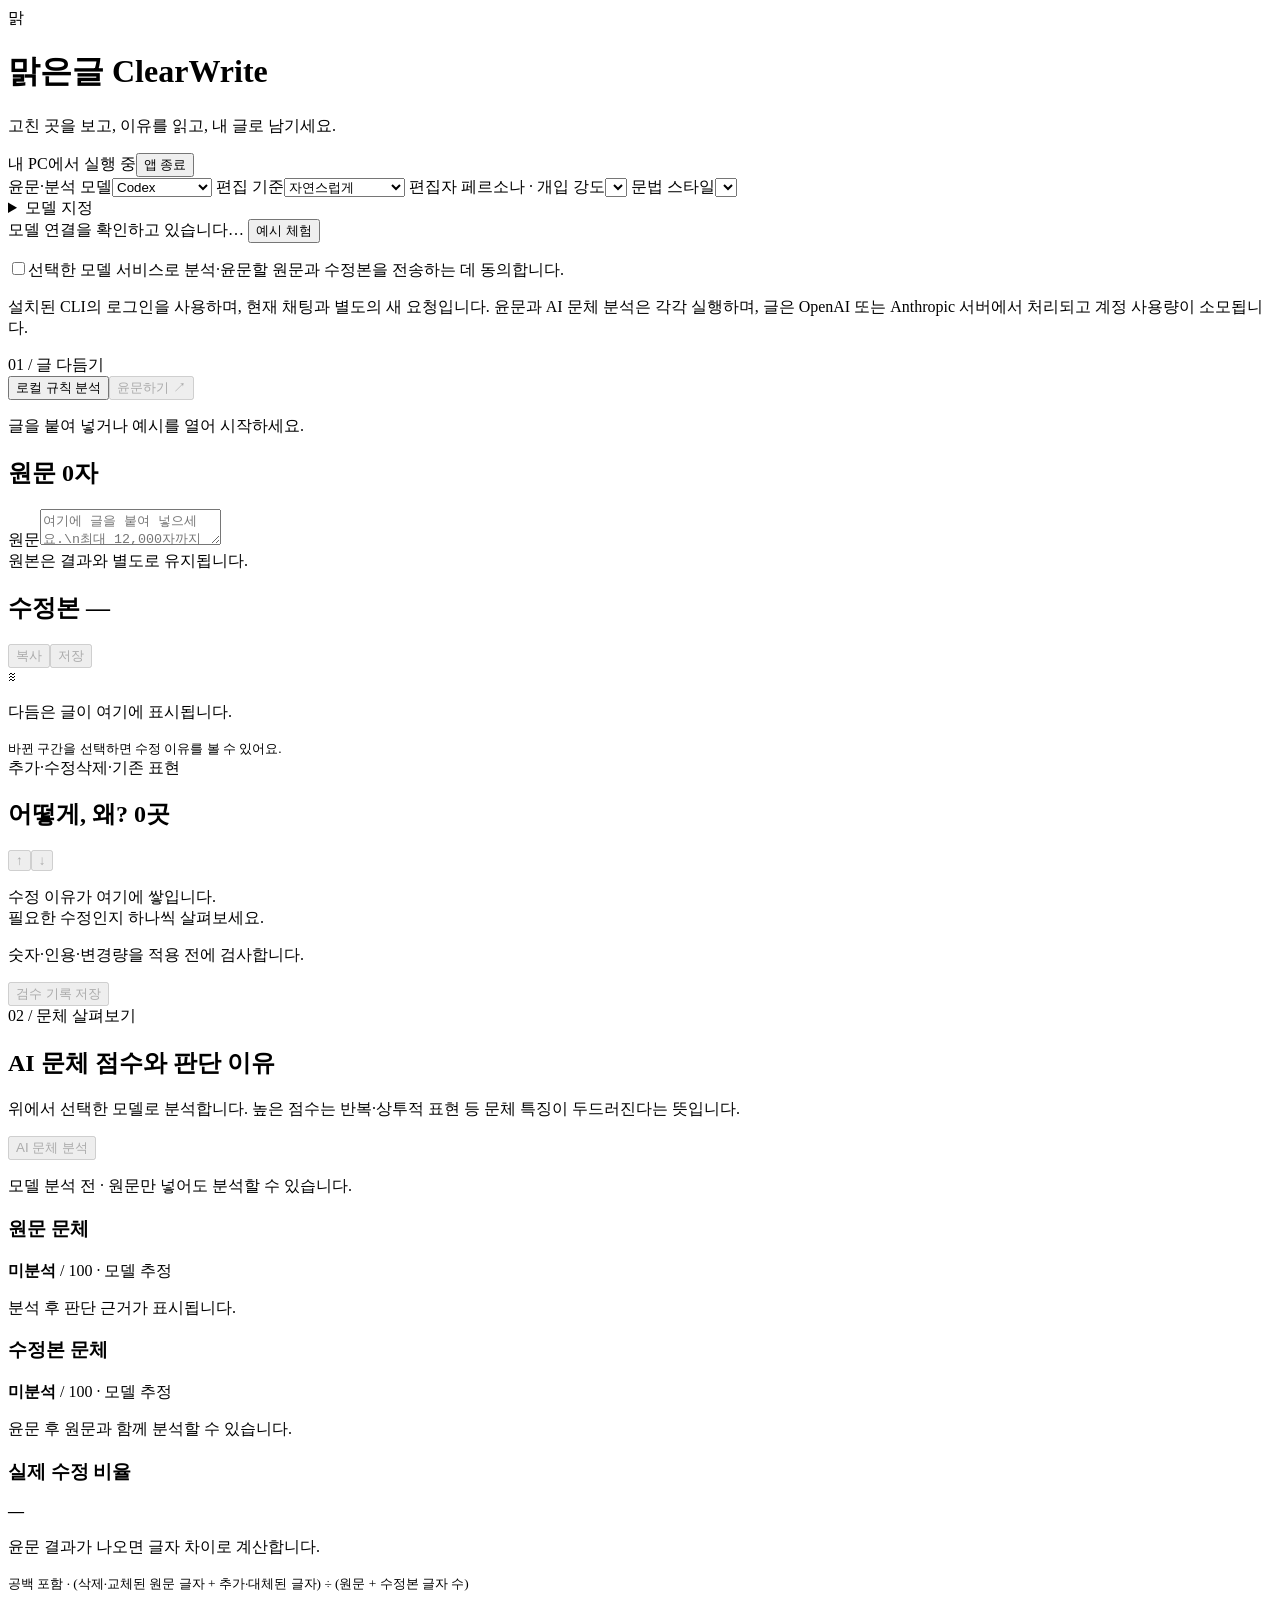
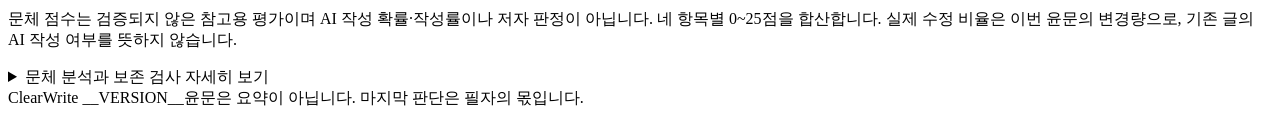
<file: src/clearwrite/web/index.html>
<!doctype html>
<html lang="ko"><head><meta charset="utf-8"><meta name="viewport" content="width=device-width,initial-scale=1">
<meta name="clearwrite-token" content="__TOKEN__"><title>ClearWrite · 맑은글</title>
<style nonce="__NONCE__">__STYLE__</style></head>
<body><div class="app-shell">
<header class="app-header"><div class="brand"><span class="brand-mark" aria-hidden="true">맑</span><div><h1>맑은글 <span>ClearWrite</span></h1><p>고친 곳을 보고, 이유를 읽고, 내 글로 남기세요.</p></div></div><div class="header-actions"><span class="local-badge">내 PC에서 실행 중</span><button id="shutdown" class="quiet">앱 종료</button></div></header>
<main>
<section class="toolbar" aria-label="윤문 설정">
<label class="field">윤문·분석 모델<select id="backend"><option value="codex">Codex</option><option value="claude">Claude Code</option></select></label>
<label class="field">편집 기준<select id="mode"><option value="personal">자연스럽게</option><option value="publish">필자의 말투 유지</option><option value="technical">기술 문서</option><option value="preserve">원문 보존</option></select></label>
<label class="field">편집자 페르소나 · 개입 강도<select id="persona" aria-describedby="persona-summary">__PERSONA_OPTIONS__</select></label>
<label class="field">문법 스타일<select id="style" aria-describedby="persona-summary">__STYLE_OPTIONS__</select></label>
<details class="model-setting"><summary>모델 지정</summary><label class="field">모델 이름 <input id="model" maxlength="120" placeholder="비우면 CLI 기본 모델" aria-label="모델 이름"></label></details>
<span id="connection" class="connection" role="status">모델 연결을 확인하고 있습니다…</span>
<button id="example" class="secondary">예시 체험</button>
</section>
<p id="persona-summary" class="persona-summary" aria-live="polite"></p>
<div id="permission" class="permission"><label class="check"><input id="model-consent" type="checkbox"><span>선택한 모델 서비스로 분석·윤문할 원문과 수정본을 전송하는 데 동의합니다.</span></label><p>설치된 CLI의 로그인을 사용하며, 현재 채팅과 별도의 새 요청입니다. 윤문과 AI 문체 분석은 각각 실행하며, 글은 OpenAI 또는 Anthropic 서버에서 처리되고 계정 사용량이 소모됩니다.</p></div>
<div class="workbar"><div><span class="step-label">01 / 글 다듬기</span><span id="demo-badge" class="demo-badge" hidden>예시 · 저장된 편집안 · 모델 요청 없음</span></div><div class="run-actions"><button id="analyze" class="quiet">로컬 규칙 분석</button><button id="cancel" class="secondary" hidden>요청 취소</button><button id="rewrite" class="primary" disabled>윤문하기 <span aria-hidden="true">↗</span></button></div></div>
<p id="status" class="status" role="status" aria-live="polite">글을 붙여 넣거나 예시를 열어 시작하세요.</p>
<section class="workspace" aria-label="원문과 수정본 비교">
<section class="pane input-pane" aria-labelledby="input-title"><div class="pane-head"><h2 id="input-title">원문 <span id="input-count">0자</span></h2><button id="edit-toggle" class="small quiet" hidden>원문 편집</button></div><label class="sr-only" for="input">원문</label><textarea id="input" maxlength="12000" placeholder="여기에 글을 붙여 넣으세요.\n최대 12,000자까지 다듬을 수 있습니다." spellcheck="false"></textarea><div id="original-diff" class="prose" role="region" aria-label="원문 변경 표시" hidden></div><div class="pane-foot"><span>원본은 결과와 별도로 유지됩니다.</span></div></section>
<section class="pane result-pane" aria-labelledby="result-title"><div class="pane-head"><h2 id="result-title">수정본 <span id="result-count">—</span></h2><div class="inline-actions"><button id="copy" class="small quiet" disabled>복사</button><button id="save-text" class="small quiet" disabled>저장</button></div></div><div id="result" class="prose" role="region" aria-label="수정본"><div class="empty-state"><span class="paper-lines" aria-hidden="true">≋</span><p>다듬은 글이 여기에 표시됩니다.</p><small>바뀐 구간을 선택하면 수정 이유를 볼 수 있어요.</small></div></div><div class="pane-foot legend"><span><i class="swatch added"></i>추가·수정</span><span><i class="swatch removed"></i>삭제·기존 표현</span></div></section>
<aside class="changes-pane" aria-labelledby="changes-title"><div class="pane-head"><h2 id="changes-title">어떻게, 왜? <span id="change-count">0곳</span></h2><div class="inline-actions"><button id="previous-change" class="small quiet arrow" aria-label="이전 수정" disabled>↑</button><button id="next-change" class="small quiet arrow" aria-label="다음 수정" disabled>↓</button></div></div><div id="changes" class="changes-list"><p class="empty-reasons">수정 이유가 여기에 쌓입니다.<br>필요한 수정인지 하나씩 살펴보세요.</p></div></aside>
</section>
<div class="verification-strip"><p id="verification">숫자·인용·변경량을 적용 전에 검사합니다.</p><button id="save-report" class="quiet" disabled title="원문과 수정본이 포함된 JSON을 저장합니다">검수 기록 저장</button></div>
<section class="style-review" aria-labelledby="style-title">
<div class="style-heading"><div><span class="step-label">02 / 문체 살펴보기</span><h2 id="style-title">AI 문체 점수와 판단 이유</h2><p>위에서 선택한 모델로 분석합니다. 높은 점수는 반복·상투적 표현 등 문체 특징이 두드러진다는 뜻입니다.</p></div><button id="style-analyze" class="secondary" disabled>AI 문체 분석</button></div>
<p id="style-status" class="style-status" role="status" aria-live="polite">모델 분석 전 · 원문만 넣어도 분석할 수 있습니다.</p>
<div class="style-metrics">
<article class="style-card" aria-label="원문 문체 평가"><h3>원문 문체</h3><strong id="ai-before">미분석</strong><span class="score-scale"> / 100 · 모델 추정</span><p id="ai-before-detail">분석 후 판단 근거가 표시됩니다.</p><div id="style-before-reasons" class="style-reasons"></div></article>
<article class="style-card" aria-label="수정본 문체 평가"><h3>수정본 문체</h3><strong id="ai-after">미분석</strong><span class="score-scale"> / 100 · 모델 추정</span><p id="ai-after-detail">윤문 후 원문과 함께 분석할 수 있습니다.</p><div id="style-after-reasons" class="style-reasons"></div></article>
<article class="style-card change-metric" aria-label="실제 수정 비율"><h3>실제 수정 비율</h3><strong id="change-rate">—</strong><p id="change-rate-detail">윤문 결과가 나오면 글자 차이로 계산합니다.</p><small>공백 포함 · (삭제·교체된 원문 글자 + 추가·대체된 글자) ÷ (원문 + 수정본 글자 수)</small></article>
</div><p class="style-note">문체 점수는 검증되지 않은 참고용 평가이며 AI 작성 확률·작성률이나 저자 판정이 아닙니다. 네 항목별 0~25점을 합산합니다. 실제 수정 비율은 이번 윤문의 변경량으로, 기존 글의 AI 작성 여부를 뜻하지 않습니다.</p>
</section>
<details class="analysis-details"><summary>문체 분석과 보존 검사 자세히 보기</summary><p id="analysis-summary">문체 분석만 실행하면 모델 요청 없이 로컬 규칙으로 편집 후보를 확인합니다.</p><pre id="details"></pre></details>
</main><footer><span>ClearWrite __VERSION__</span><span>윤문은 요약이 아닙니다. 마지막 판단은 필자의 몫입니다.</span></footer>
</div><script nonce="__NONCE__">__SCRIPT__</script></body></html>
</file>
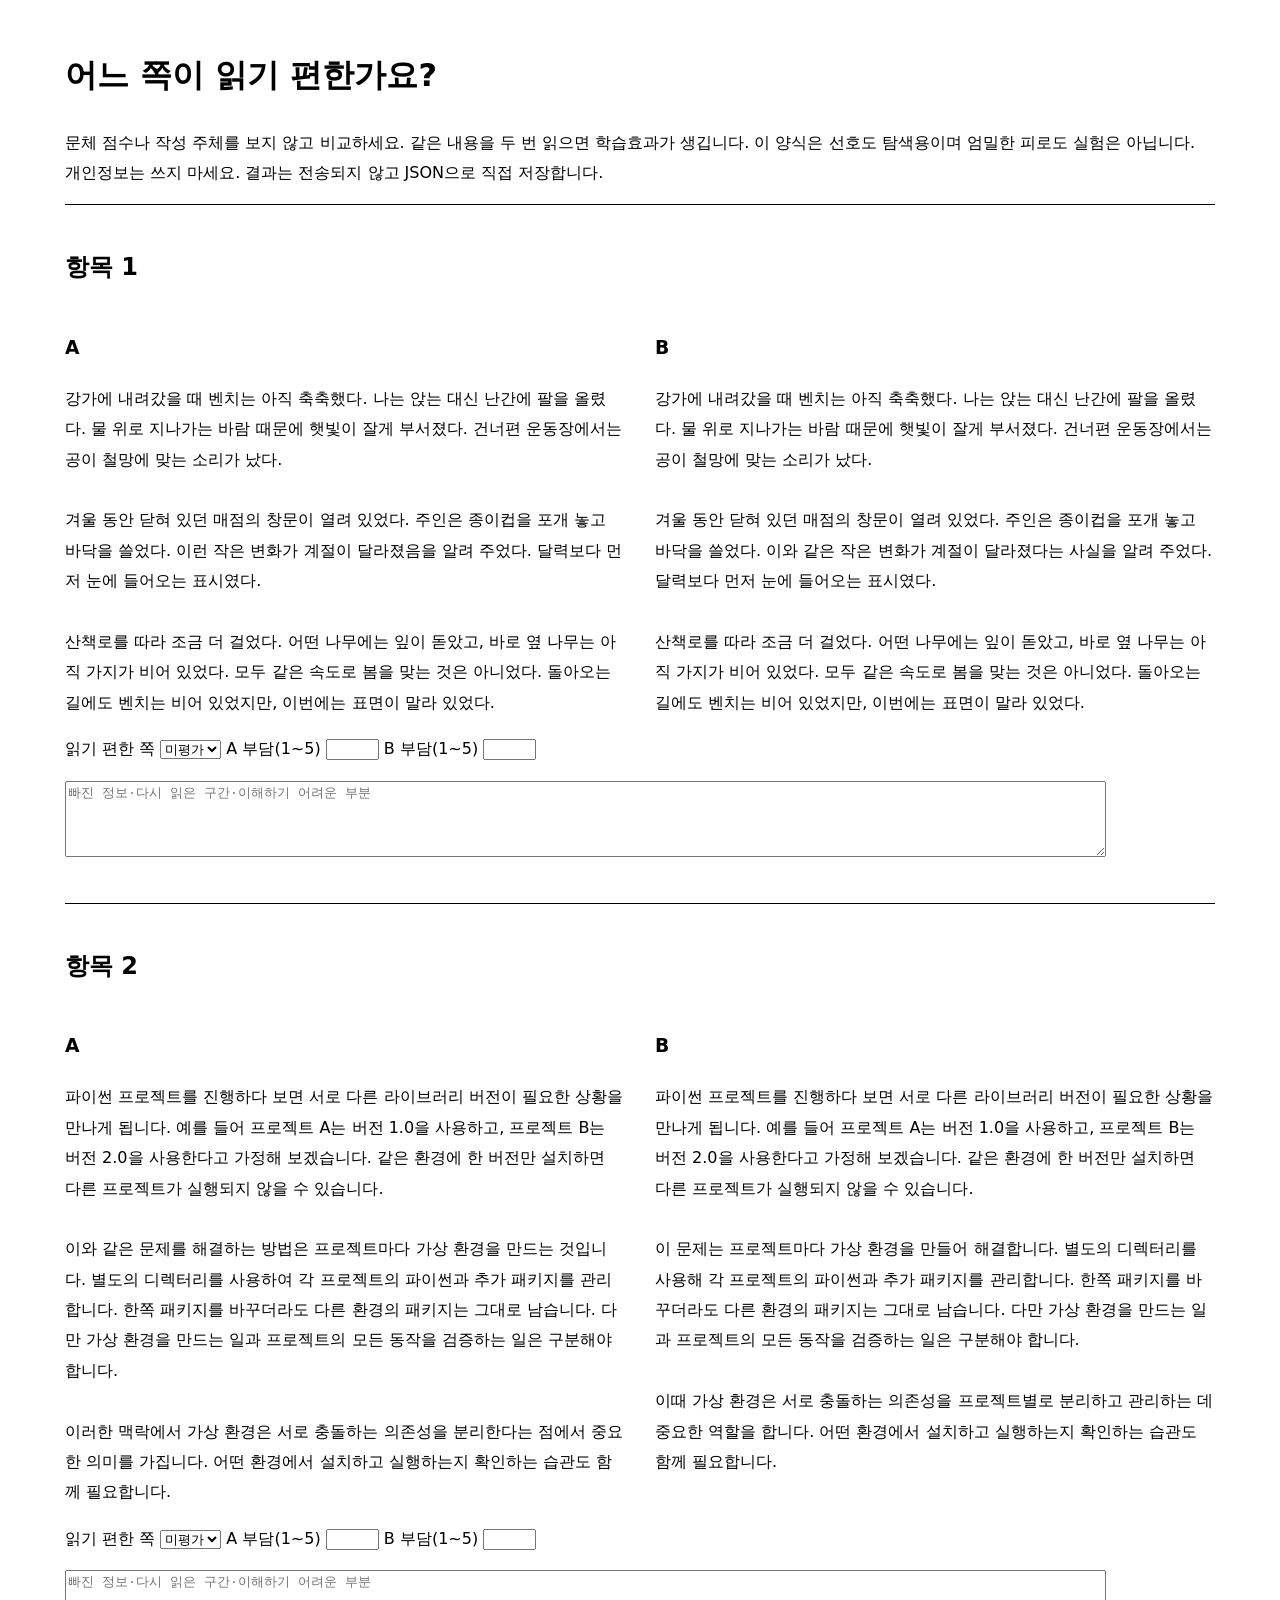
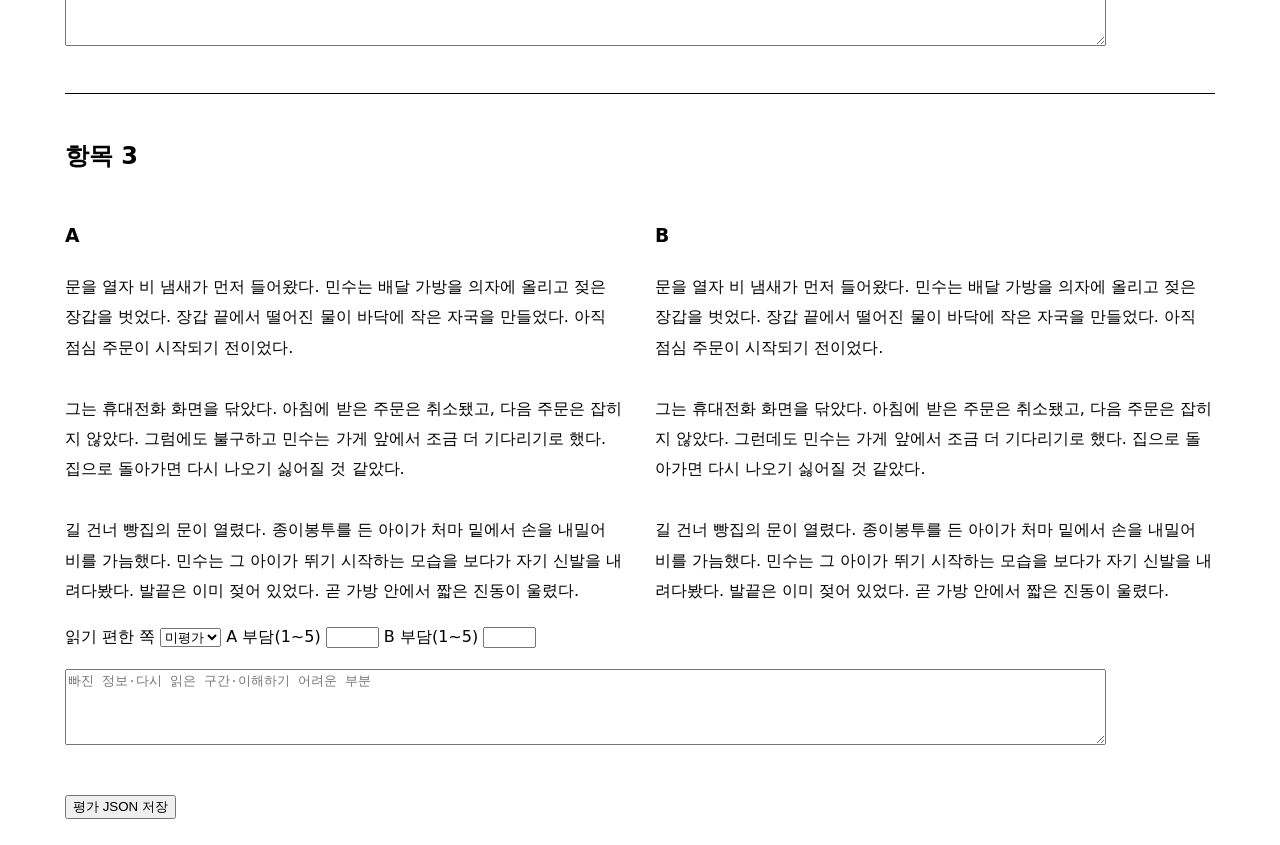
<file: reports/demo/blind-review.html>
<!doctype html><html lang="ko"><meta charset="utf-8"><meta name="viewport" content="width=device-width,initial-scale=1"><title>ClearWrite 읽기 비교</title><style>body{max-width:1150px;margin:auto;padding:24px;font:16px/1.9 system-ui}.pair{display:grid;grid-template-columns:1fr 1fr;gap:30px}pre{font:inherit;white-space:pre-wrap}article{border-top:1px solid;padding:20px 0}input{width:45px}textarea{width:90%;height:70px}@media(max-width:700px){.pair{grid-template-columns:1fr}}</style><h1>어느 쪽이 읽기 편한가요?</h1><p>문체 점수나 작성 주체를 보지 않고 비교하세요. 같은 내용을 두 번 읽으면 학습효과가 생깁니다. 이 양식은 선호도 탐색용이며 엄밀한 피로도 실험은 아닙니다. 개인정보는 쓰지 마세요. 결과는 전송되지 않고 JSON으로 직접 저장합니다.</p><article data-item="1"><h2>항목 1</h2><div class="pair"><section><h3>A</h3><pre>강가에 내려갔을 때 벤치는 아직 축축했다. 나는 앉는 대신 난간에 팔을 올렸다. 물 위로 지나가는 바람 때문에 햇빛이 잘게 부서졌다. 건너편 운동장에서는 공이 철망에 맞는 소리가 났다.

겨울 동안 닫혀 있던 매점의 창문이 열려 있었다. 주인은 종이컵을 포개 놓고 바닥을 쓸었다. 이런 작은 변화가 계절이 달라졌음을 알려 주었다. 달력보다 먼저 눈에 들어오는 표시였다.

산책로를 따라 조금 더 걸었다. 어떤 나무에는 잎이 돋았고, 바로 옆 나무는 아직 가지가 비어 있었다. 모두 같은 속도로 봄을 맞는 것은 아니었다. 돌아오는 길에도 벤치는 비어 있었지만, 이번에는 표면이 말라 있었다.</pre></section><section><h3>B</h3><pre>강가에 내려갔을 때 벤치는 아직 축축했다. 나는 앉는 대신 난간에 팔을 올렸다. 물 위로 지나가는 바람 때문에 햇빛이 잘게 부서졌다. 건너편 운동장에서는 공이 철망에 맞는 소리가 났다.

겨울 동안 닫혀 있던 매점의 창문이 열려 있었다. 주인은 종이컵을 포개 놓고 바닥을 쓸었다. 이와 같은 작은 변화가 계절이 달라졌다는 사실을 알려 주었다. 달력보다 먼저 눈에 들어오는 표시였다.

산책로를 따라 조금 더 걸었다. 어떤 나무에는 잎이 돋았고, 바로 옆 나무는 아직 가지가 비어 있었다. 모두 같은 속도로 봄을 맞는 것은 아니었다. 돌아오는 길에도 벤치는 비어 있었지만, 이번에는 표면이 말라 있었다.</pre></section></div><label>읽기 편한 쪽 <select class="preference"><option value="">미평가</option>A</option><option>B</option><option>비슷함</option></select></label> <label>A 부담(1~5) <input class="burden-a" type="number" min="1" max="5"></label> <label>B 부담(1~5) <input class="burden-b" type="number" min="1" max="5"></label><p><textarea class="note" placeholder="빠진 정보·다시 읽은 구간·이해하기 어려운 부분"></textarea></p></article><article data-item="2"><h2>항목 2</h2><div class="pair"><section><h3>A</h3><pre>파이썬 프로젝트를 진행하다 보면 서로 다른 라이브러리 버전이 필요한 상황을 만나게 됩니다. 예를 들어 프로젝트 A는 버전 1.0을 사용하고, 프로젝트 B는 버전 2.0을 사용한다고 가정해 보겠습니다. 같은 환경에 한 버전만 설치하면 다른 프로젝트가 실행되지 않을 수 있습니다.

이와 같은 문제를 해결하는 방법은 프로젝트마다 가상 환경을 만드는 것입니다. 별도의 디렉터리를 사용하여 각 프로젝트의 파이썬과 추가 패키지를 관리합니다. 한쪽 패키지를 바꾸더라도 다른 환경의 패키지는 그대로 남습니다. 다만 가상 환경을 만드는 일과 프로젝트의 모든 동작을 검증하는 일은 구분해야 합니다.

이러한 맥락에서 가상 환경은 서로 충돌하는 의존성을 분리한다는 점에서 중요한 의미를 가집니다. 어떤 환경에서 설치하고 실행하는지 확인하는 습관도 함께 필요합니다.</pre></section><section><h3>B</h3><pre>파이썬 프로젝트를 진행하다 보면 서로 다른 라이브러리 버전이 필요한 상황을 만나게 됩니다. 예를 들어 프로젝트 A는 버전 1.0을 사용하고, 프로젝트 B는 버전 2.0을 사용한다고 가정해 보겠습니다. 같은 환경에 한 버전만 설치하면 다른 프로젝트가 실행되지 않을 수 있습니다.

이 문제는 프로젝트마다 가상 환경을 만들어 해결합니다. 별도의 디렉터리를 사용해 각 프로젝트의 파이썬과 추가 패키지를 관리합니다. 한쪽 패키지를 바꾸더라도 다른 환경의 패키지는 그대로 남습니다. 다만 가상 환경을 만드는 일과 프로젝트의 모든 동작을 검증하는 일은 구분해야 합니다.

이때 가상 환경은 서로 충돌하는 의존성을 프로젝트별로 분리하고 관리하는 데 중요한 역할을 합니다. 어떤 환경에서 설치하고 실행하는지 확인하는 습관도 함께 필요합니다.</pre></section></div><label>읽기 편한 쪽 <select class="preference"><option value="">미평가</option>A</option><option>B</option><option>비슷함</option></select></label> <label>A 부담(1~5) <input class="burden-a" type="number" min="1" max="5"></label> <label>B 부담(1~5) <input class="burden-b" type="number" min="1" max="5"></label><p><textarea class="note" placeholder="빠진 정보·다시 읽은 구간·이해하기 어려운 부분"></textarea></p></article><article data-item="3"><h2>항목 3</h2><div class="pair"><section><h3>A</h3><pre>문을 열자 비 냄새가 먼저 들어왔다. 민수는 배달 가방을 의자에 올리고 젖은 장갑을 벗었다. 장갑 끝에서 떨어진 물이 바닥에 작은 자국을 만들었다. 아직 점심 주문이 시작되기 전이었다.

그는 휴대전화 화면을 닦았다. 아침에 받은 주문은 취소됐고, 다음 주문은 잡히지 않았다. 그럼에도 불구하고 민수는 가게 앞에서 조금 더 기다리기로 했다. 집으로 돌아가면 다시 나오기 싫어질 것 같았다.

길 건너 빵집의 문이 열렸다. 종이봉투를 든 아이가 처마 밑에서 손을 내밀어 비를 가늠했다. 민수는 그 아이가 뛰기 시작하는 모습을 보다가 자기 신발을 내려다봤다. 발끝은 이미 젖어 있었다. 곧 가방 안에서 짧은 진동이 울렸다.</pre></section><section><h3>B</h3><pre>문을 열자 비 냄새가 먼저 들어왔다. 민수는 배달 가방을 의자에 올리고 젖은 장갑을 벗었다. 장갑 끝에서 떨어진 물이 바닥에 작은 자국을 만들었다. 아직 점심 주문이 시작되기 전이었다.

그는 휴대전화 화면을 닦았다. 아침에 받은 주문은 취소됐고, 다음 주문은 잡히지 않았다. 그런데도 민수는 가게 앞에서 조금 더 기다리기로 했다. 집으로 돌아가면 다시 나오기 싫어질 것 같았다.

길 건너 빵집의 문이 열렸다. 종이봉투를 든 아이가 처마 밑에서 손을 내밀어 비를 가늠했다. 민수는 그 아이가 뛰기 시작하는 모습을 보다가 자기 신발을 내려다봤다. 발끝은 이미 젖어 있었다. 곧 가방 안에서 짧은 진동이 울렸다.</pre></section></div><label>읽기 편한 쪽 <select class="preference"><option value="">미평가</option>A</option><option>B</option><option>비슷함</option></select></label> <label>A 부담(1~5) <input class="burden-a" type="number" min="1" max="5"></label> <label>B 부담(1~5) <input class="burden-b" type="number" min="1" max="5"></label><p><textarea class="note" placeholder="빠진 정보·다시 읽은 구간·이해하기 어려운 부분"></textarea></p></article><button id="save">평가 JSON 저장</button><script>document.getElementById('save').onclick=()=>{const rows=[...document.querySelectorAll('article')].map(a=>({item:Number(a.dataset.item),preference:a.querySelector('.preference').value,burden_A:a.querySelector('.burden-a').value||null,burden_B:a.querySelector('.burden-b').value||null,note:a.querySelector('.note').value}));const blob=new Blob([JSON.stringify({instrument:'ClearWrite exploratory within-item preference; no comprehension test',rated_at:new Date().toISOString(),ratings:rows},null,2)],{type:'application/json'});const u=URL.createObjectURL(blob);const a=document.createElement('a');a.href=u;a.download='clearwrite-reader-ratings.json';a.click();setTimeout(()=>URL.revokeObjectURL(u),1000);};</script></html>
</file>
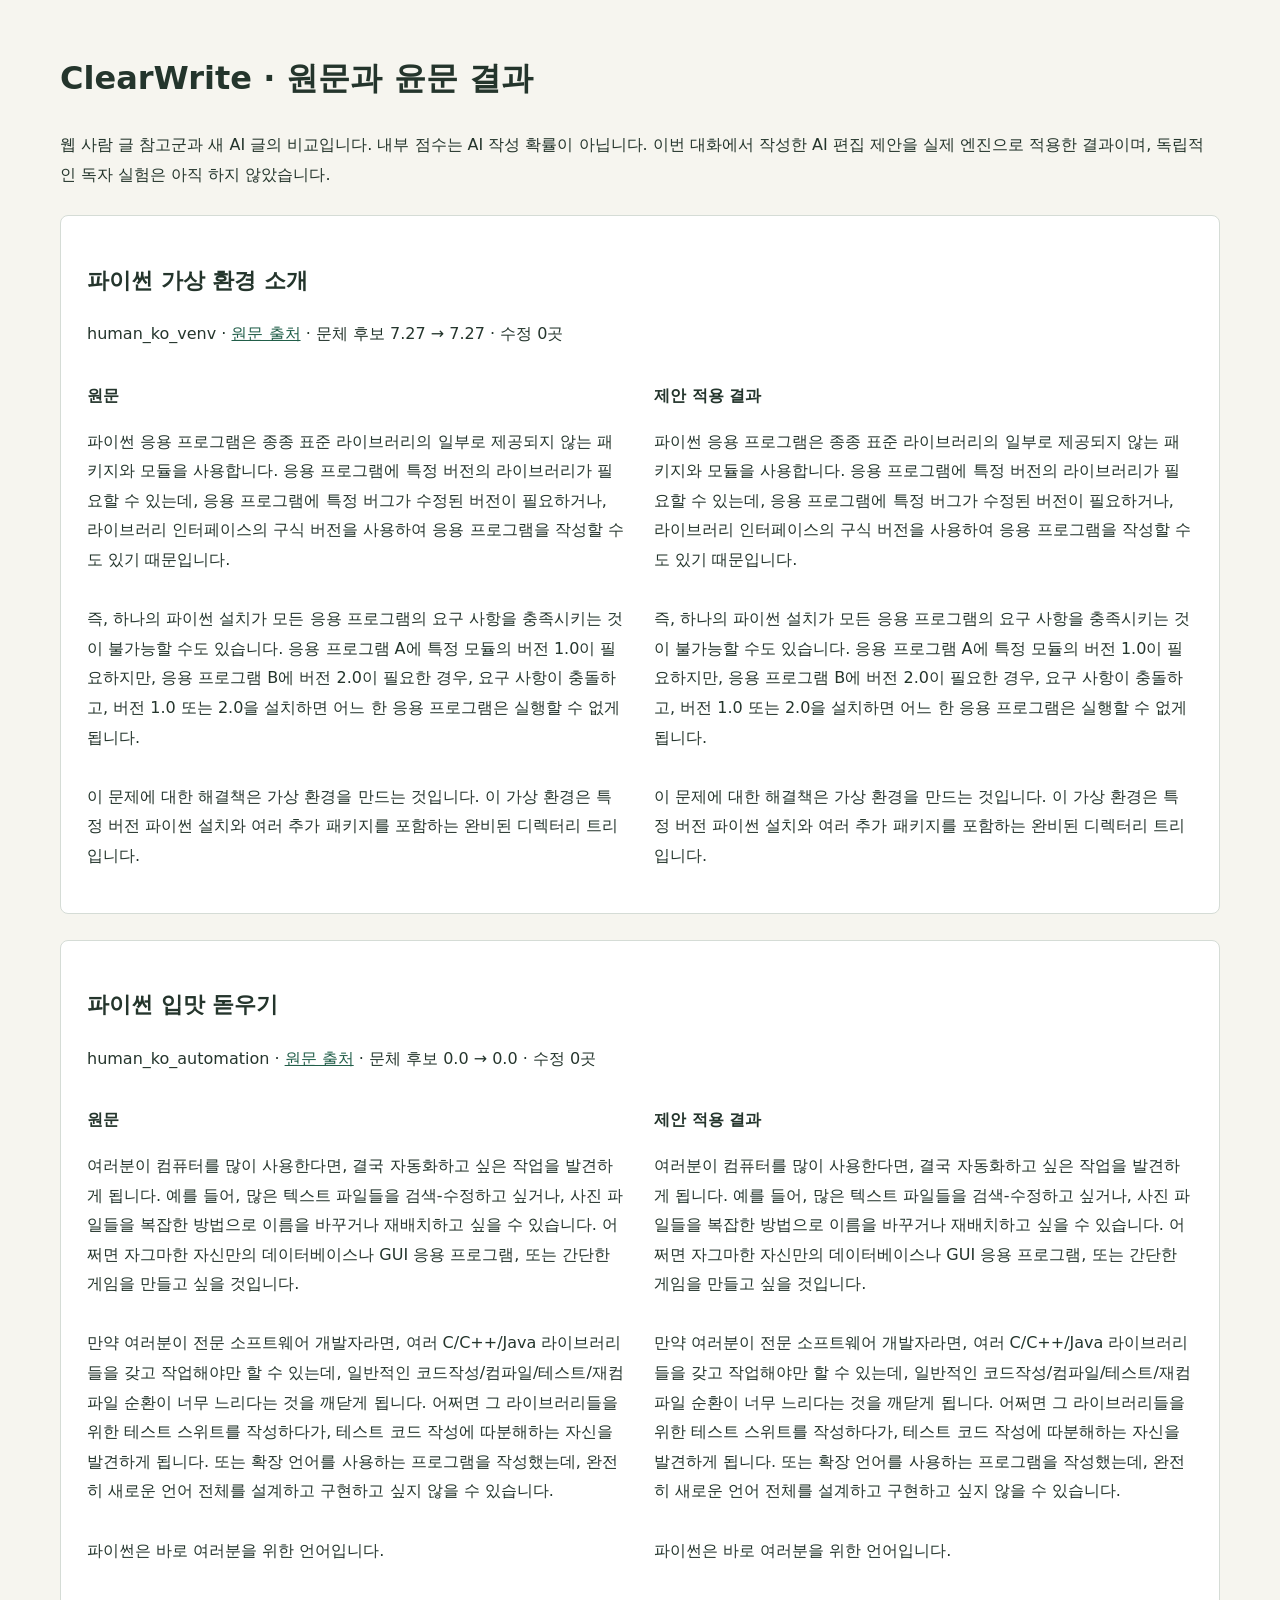
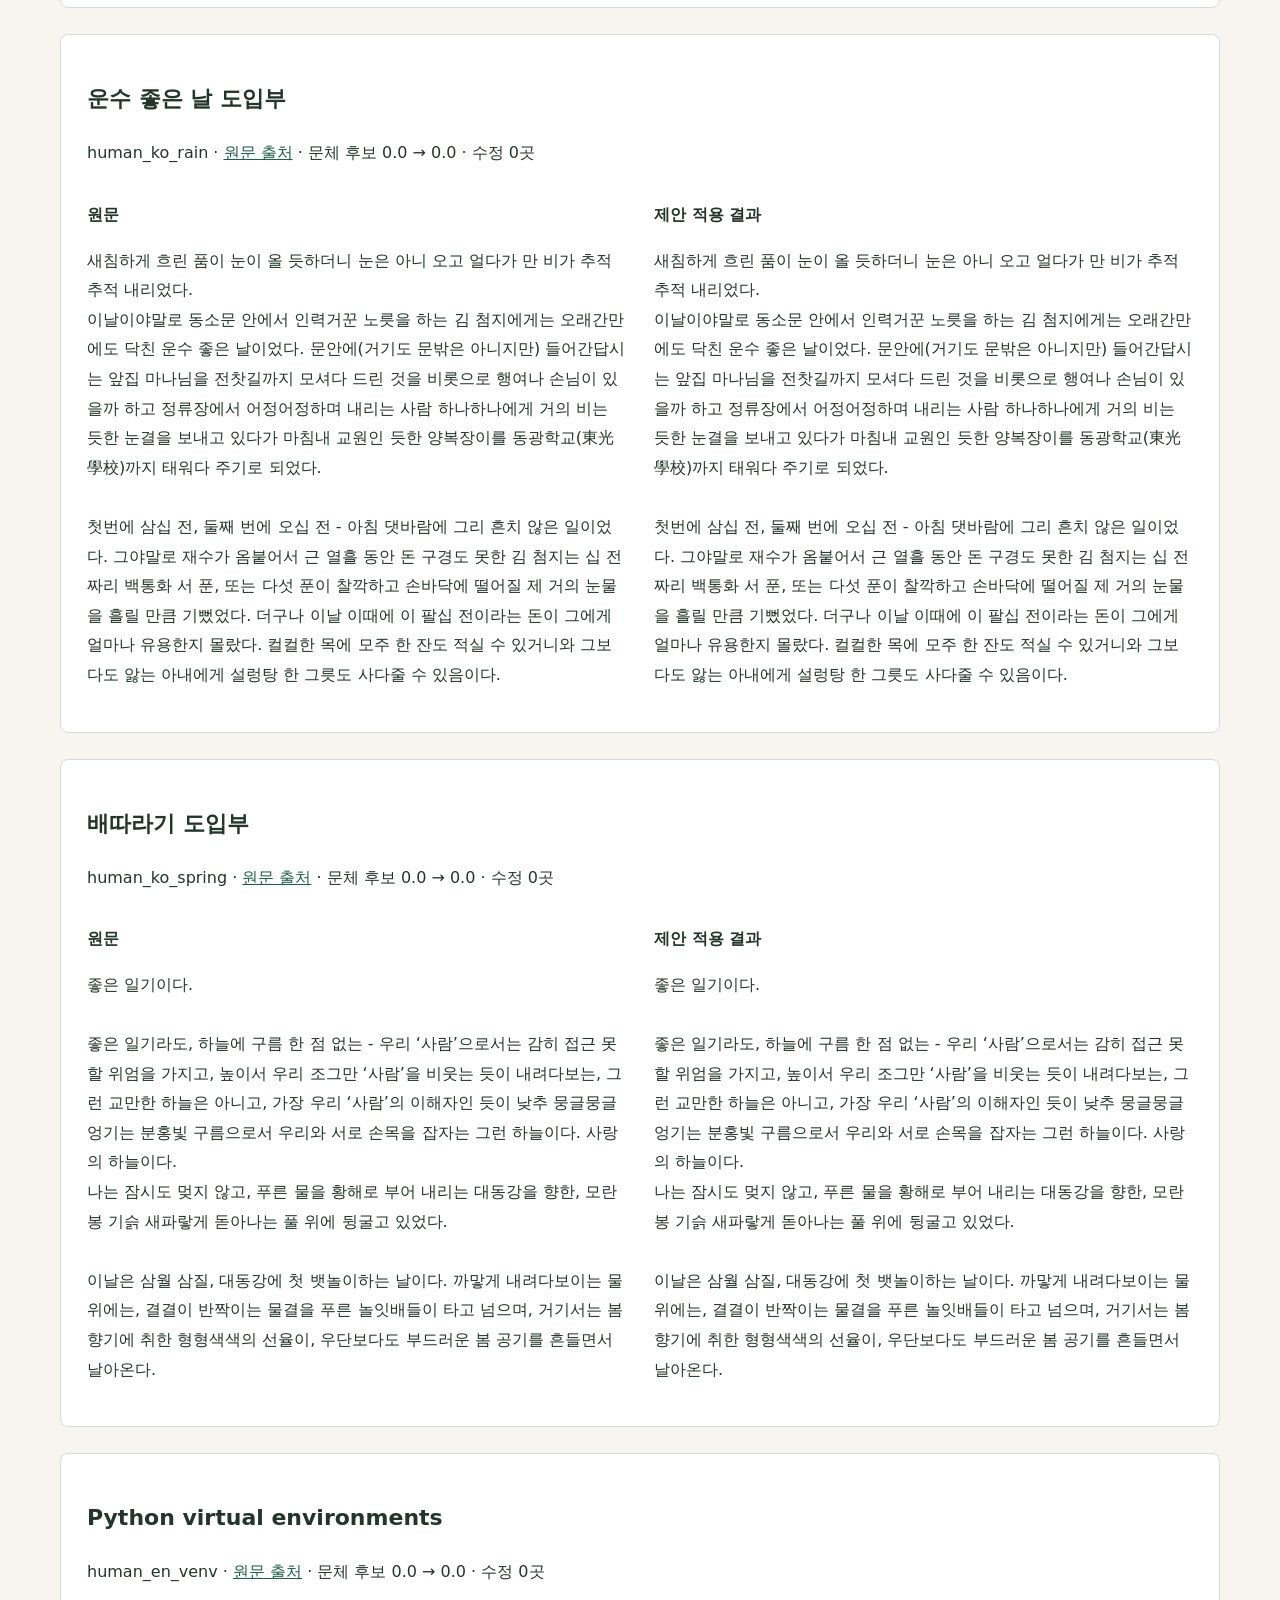
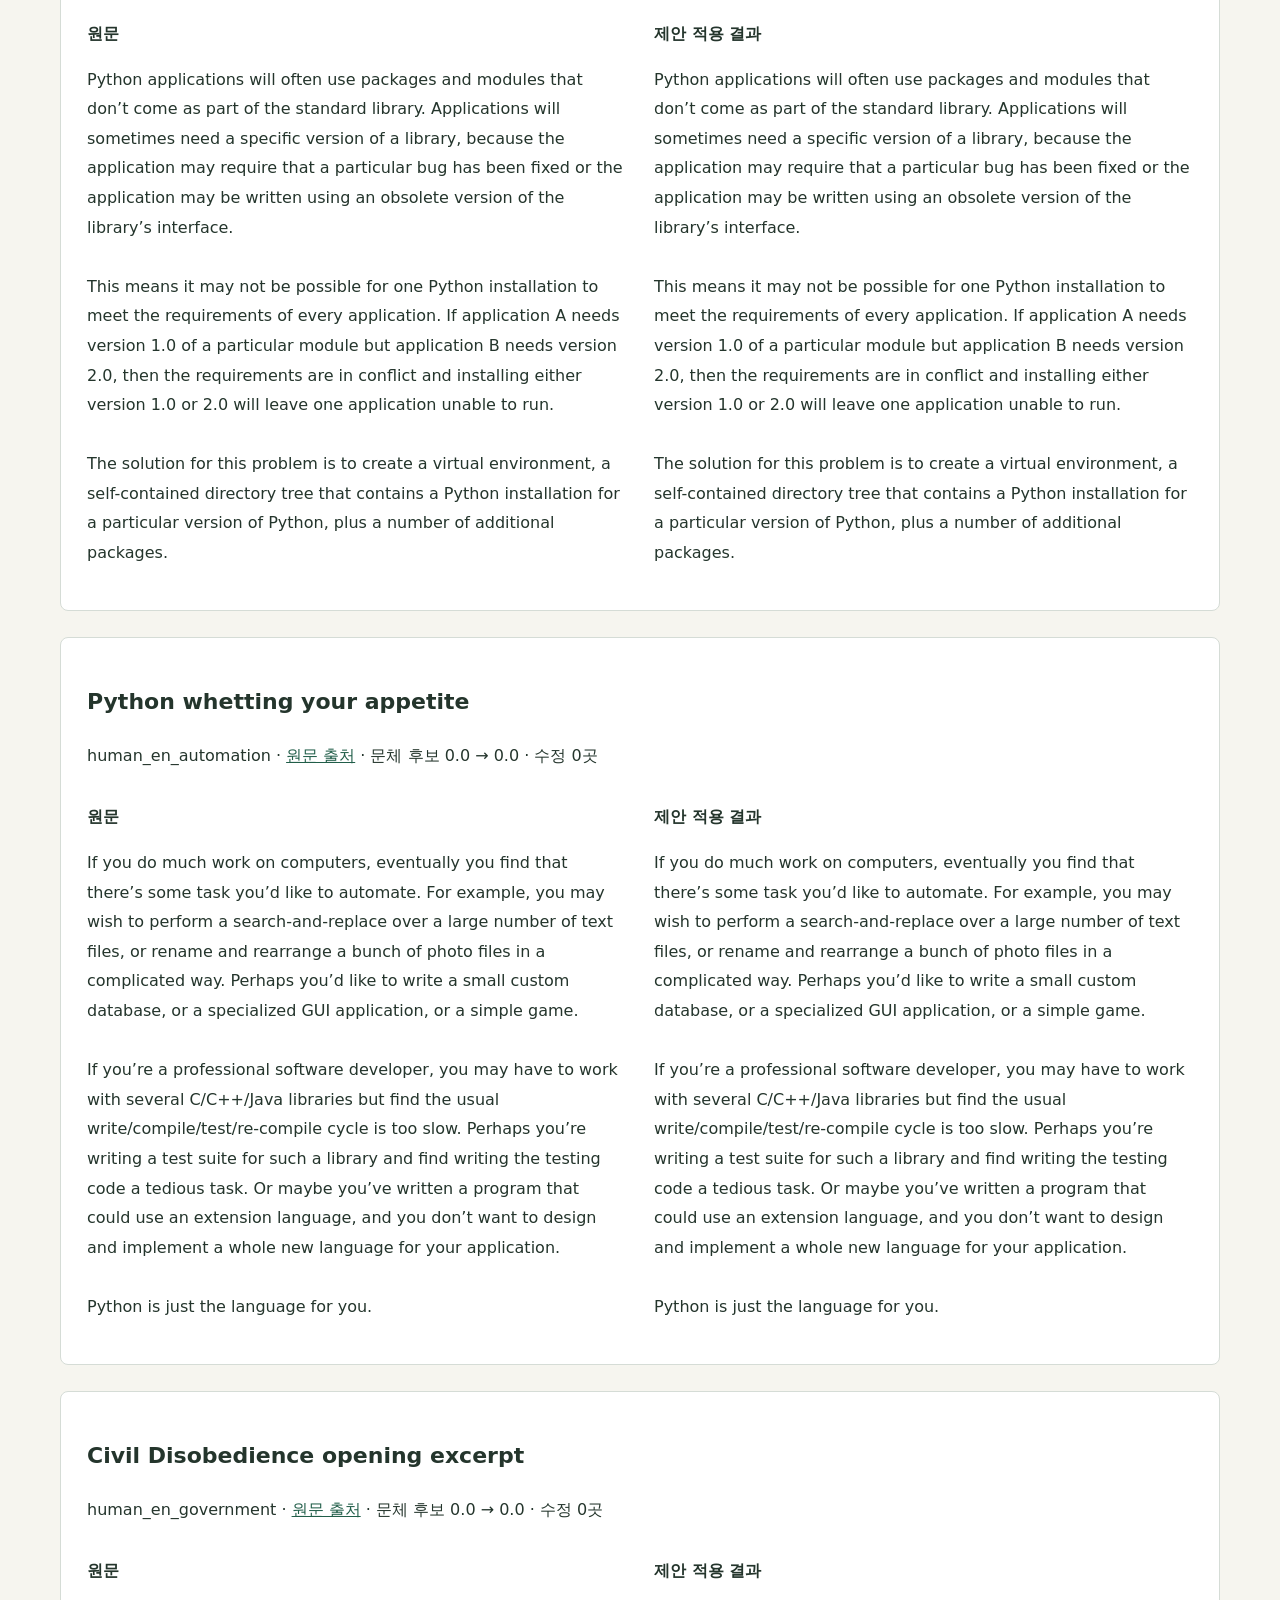
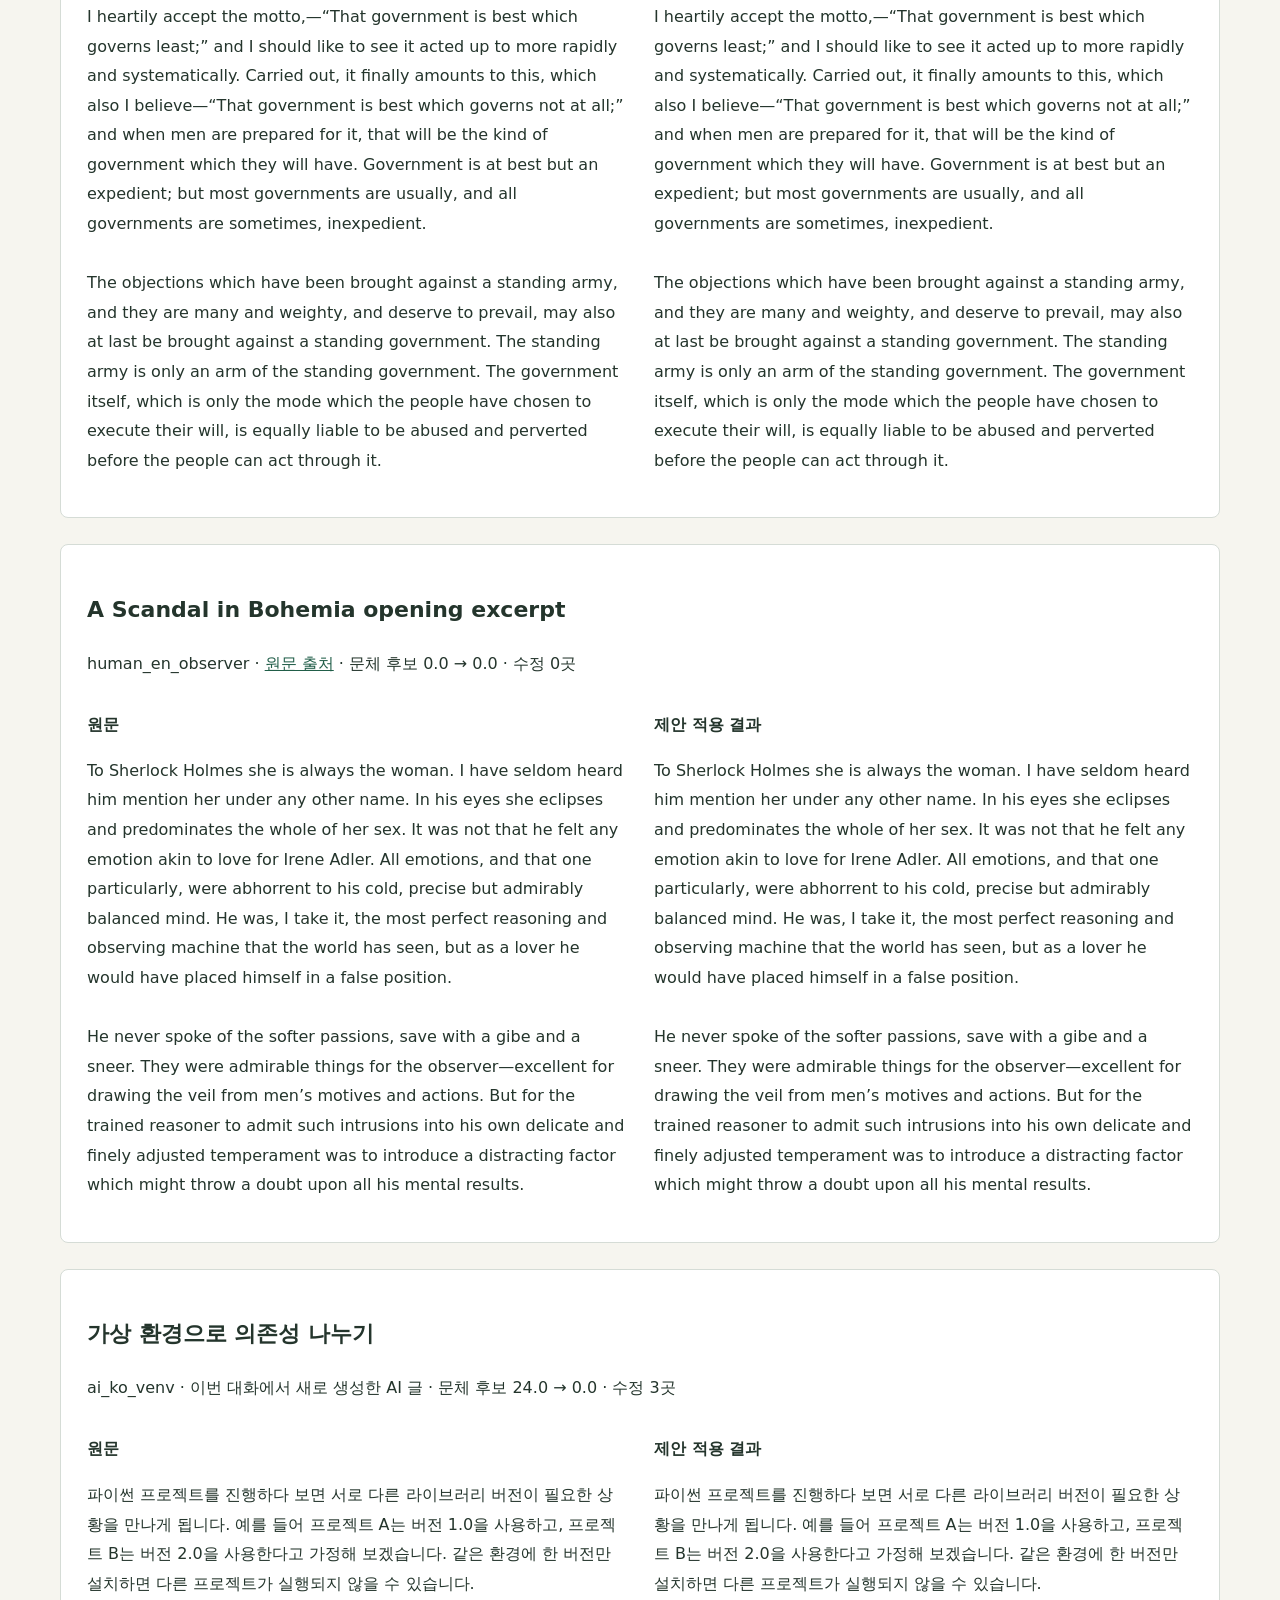
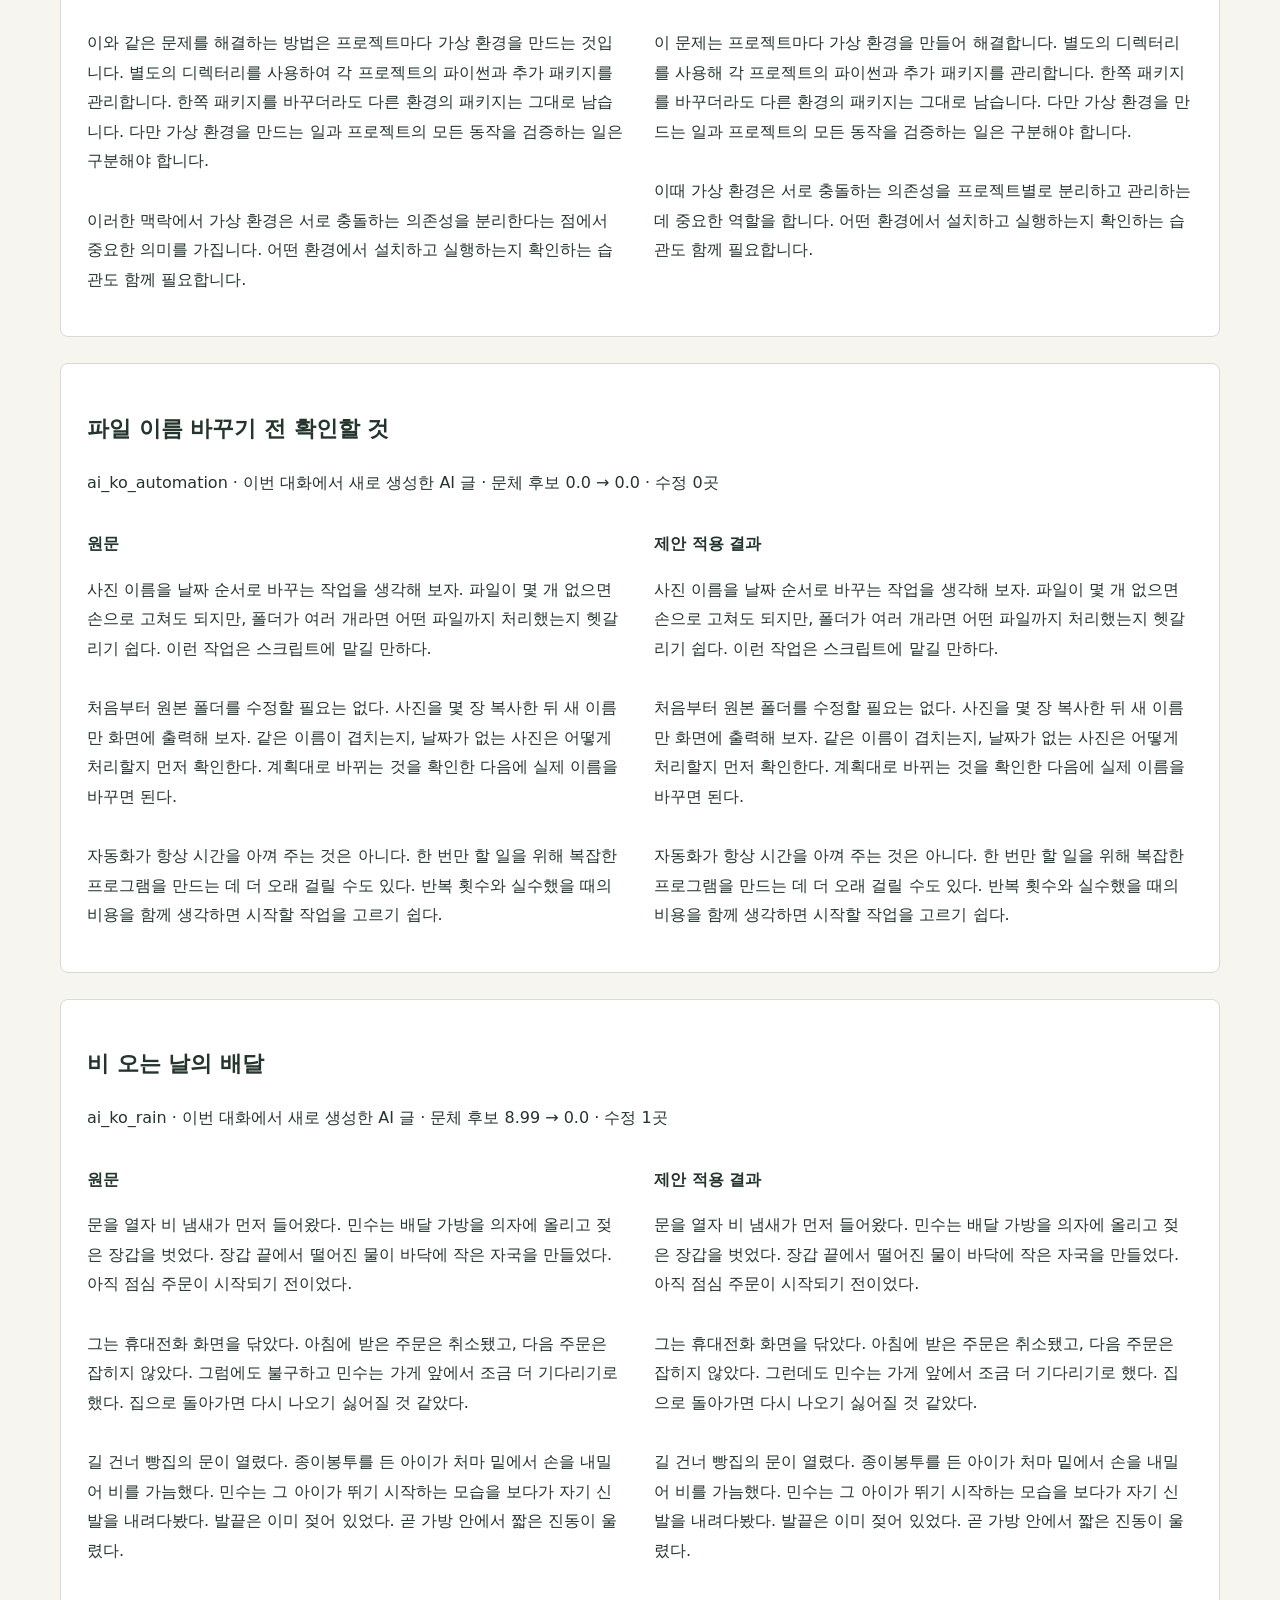
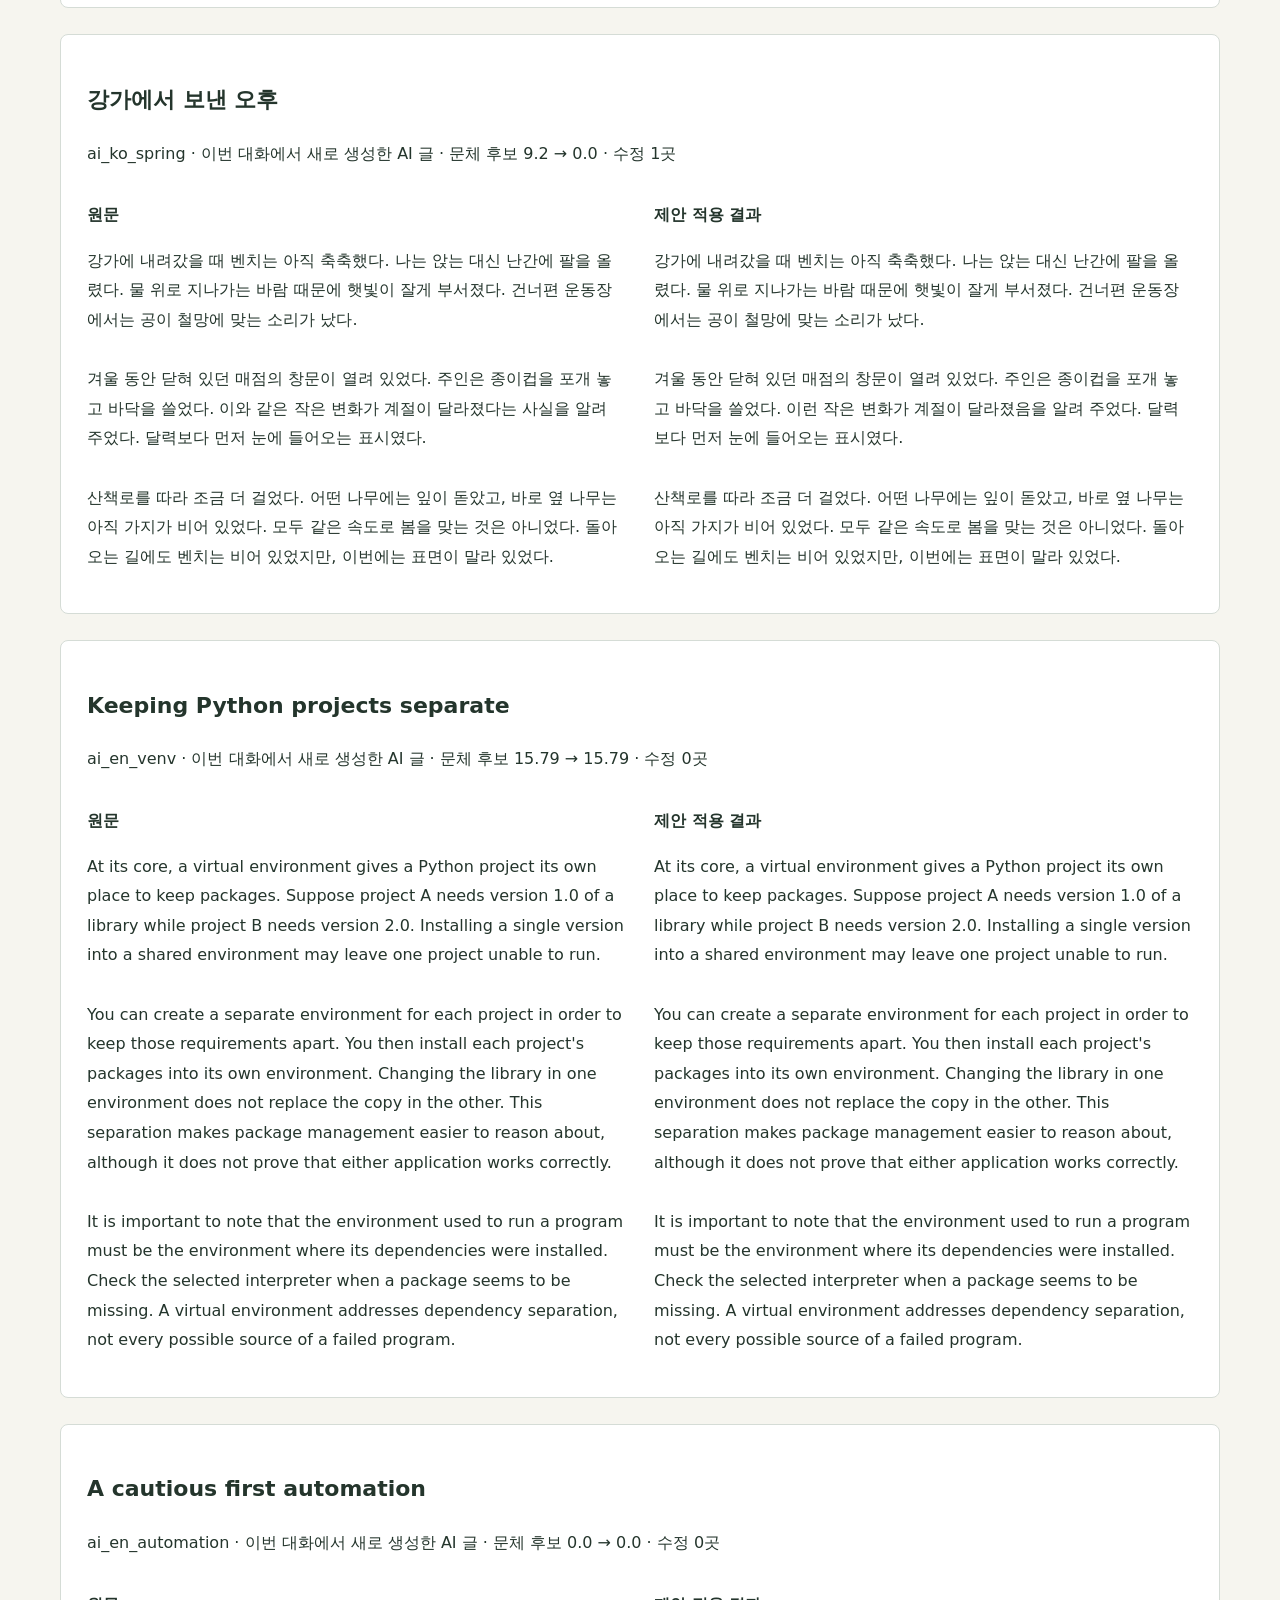
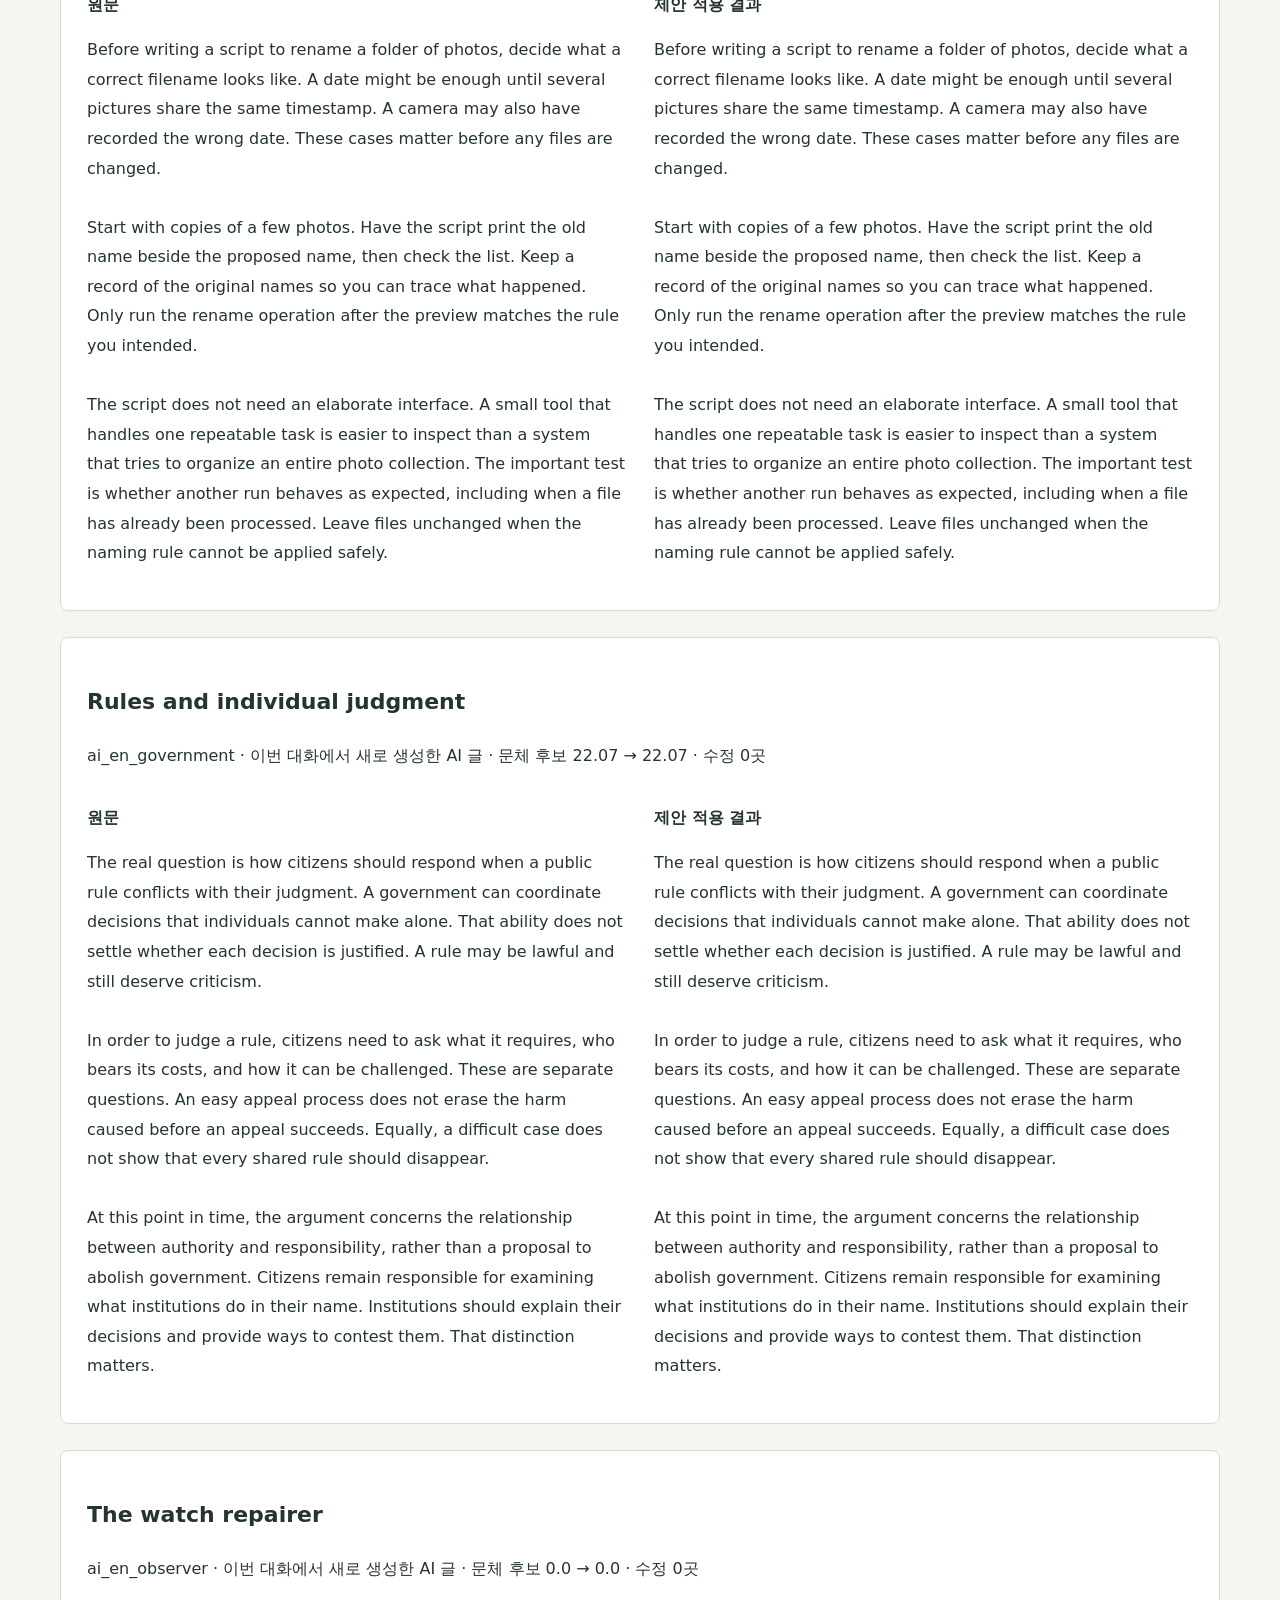
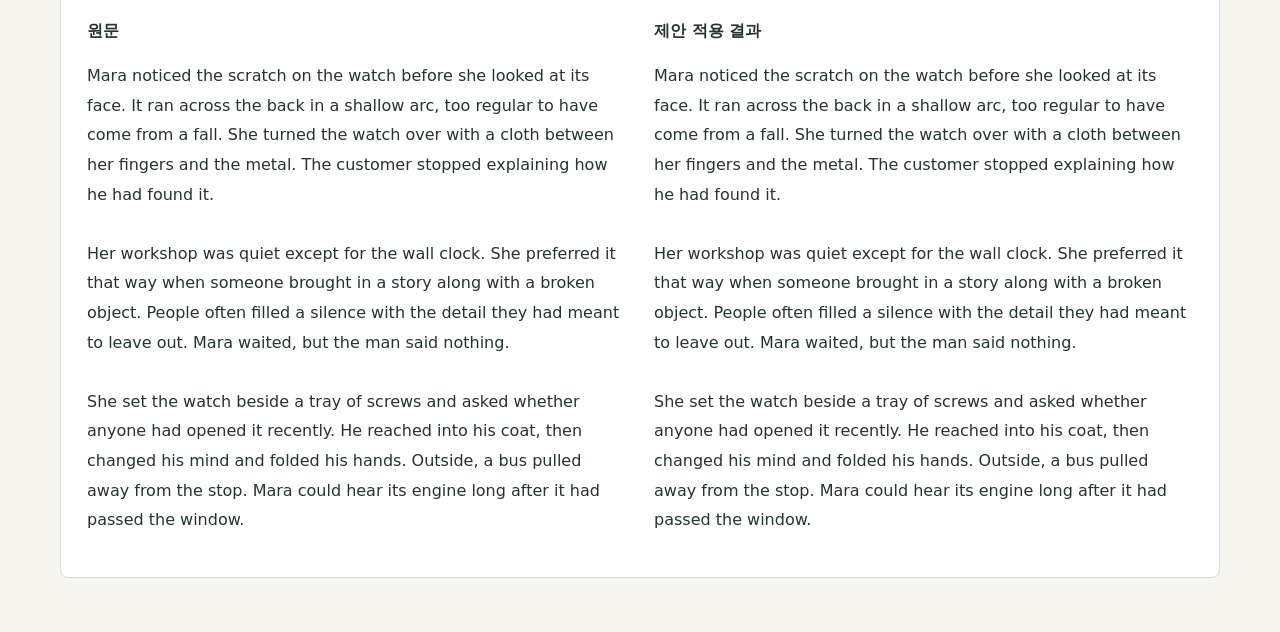
<file: reports/demo/comparison.html>
<!doctype html><html lang="ko"><meta charset="utf-8"><meta name="viewport" content="width=device-width,initial-scale=1"><title>ClearWrite 전후 비교</title><style>body{font:16px/1.85 system-ui,sans-serif;max-width:1160px;padding:28px;margin:auto;background:#f6f5ef;color:#24352c}.pair{display:grid;grid-template-columns:1fr 1fr;gap:28px}article{background:white;margin:26px 0;padding:26px;border:1px solid #d5dcd6;border-radius:8px}pre{font:inherit;white-space:pre-wrap;overflow-wrap:anywhere}h2{font-size:22px}h3{font-size:16px}a{color:#215e49}@media(max-width:750px){.pair{grid-template-columns:1fr}}</style><h1>ClearWrite · 원문과 윤문 결과</h1><p>웹 사람 글 참고군과 새 AI 글의 비교입니다. 내부 점수는 AI 작성 확률이 아닙니다. 이번 대화에서 작성한 AI 편집 제안을 실제 엔진으로 적용한 결과이며, 독립적인 독자 실험은 아직 하지 않았습니다.</p><article><h2>파이썬 가상 환경 소개</h2><p>human_ko_venv · <a href="https://docs.python.org/ko/3.9/tutorial/venv.html" rel="noreferrer">원문 출처</a> · 문체 후보 7.27 → 7.27 · 수정 0곳</p><div class="pair"><section><h3>원문</h3><pre>파이썬 응용 프로그램은 종종 표준 라이브러리의 일부로 제공되지 않는 패키지와 모듈을 사용합니다. 응용 프로그램에 특정 버전의 라이브러리가 필요할 수 있는데, 응용 프로그램에 특정 버그가 수정된 버전이 필요하거나, 라이브러리 인터페이스의 구식 버전을 사용하여 응용 프로그램을 작성할 수도 있기 때문입니다.

즉, 하나의 파이썬 설치가 모든 응용 프로그램의 요구 사항을 충족시키는 것이 불가능할 수도 있습니다. 응용 프로그램 A에 특정 모듈의 버전 1.0이 필요하지만, 응용 프로그램 B에 버전 2.0이 필요한 경우, 요구 사항이 충돌하고, 버전 1.0 또는 2.0을 설치하면 어느 한 응용 프로그램은 실행할 수 없게 됩니다.

이 문제에 대한 해결책은 가상 환경을 만드는 것입니다. 이 가상 환경은 특정 버전 파이썬 설치와 여러 추가 패키지를 포함하는 완비된 디렉터리 트리입니다.</pre></section><section><h3>제안 적용 결과</h3><pre>파이썬 응용 프로그램은 종종 표준 라이브러리의 일부로 제공되지 않는 패키지와 모듈을 사용합니다. 응용 프로그램에 특정 버전의 라이브러리가 필요할 수 있는데, 응용 프로그램에 특정 버그가 수정된 버전이 필요하거나, 라이브러리 인터페이스의 구식 버전을 사용하여 응용 프로그램을 작성할 수도 있기 때문입니다.

즉, 하나의 파이썬 설치가 모든 응용 프로그램의 요구 사항을 충족시키는 것이 불가능할 수도 있습니다. 응용 프로그램 A에 특정 모듈의 버전 1.0이 필요하지만, 응용 프로그램 B에 버전 2.0이 필요한 경우, 요구 사항이 충돌하고, 버전 1.0 또는 2.0을 설치하면 어느 한 응용 프로그램은 실행할 수 없게 됩니다.

이 문제에 대한 해결책은 가상 환경을 만드는 것입니다. 이 가상 환경은 특정 버전 파이썬 설치와 여러 추가 패키지를 포함하는 완비된 디렉터리 트리입니다.</pre></section></div></article><article><h2>파이썬 입맛 돋우기</h2><p>human_ko_automation · <a href="https://docs.python.org/ko/3.9/tutorial/appetite.html" rel="noreferrer">원문 출처</a> · 문체 후보 0.0 → 0.0 · 수정 0곳</p><div class="pair"><section><h3>원문</h3><pre>여러분이 컴퓨터를 많이 사용한다면, 결국 자동화하고 싶은 작업을 발견하게 됩니다. 예를 들어, 많은 텍스트 파일들을 검색-수정하고 싶거나, 사진 파일들을 복잡한 방법으로 이름을 바꾸거나 재배치하고 싶을 수 있습니다. 어쩌면 자그마한 자신만의 데이터베이스나 GUI 응용 프로그램, 또는 간단한 게임을 만들고 싶을 것입니다.

만약 여러분이 전문 소프트웨어 개발자라면, 여러 C/C++/Java 라이브러리들을 갖고 작업해야만 할 수 있는데, 일반적인 코드작성/컴파일/테스트/재컴파일 순환이 너무 느리다는 것을 깨닫게 됩니다. 어쩌면 그 라이브러리들을 위한 테스트 스위트를 작성하다가, 테스트 코드 작성에 따분해하는 자신을 발견하게 됩니다. 또는 확장 언어를 사용하는 프로그램을 작성했는데, 완전히 새로운 언어 전체를 설계하고 구현하고 싶지 않을 수 있습니다.

파이썬은 바로 여러분을 위한 언어입니다.</pre></section><section><h3>제안 적용 결과</h3><pre>여러분이 컴퓨터를 많이 사용한다면, 결국 자동화하고 싶은 작업을 발견하게 됩니다. 예를 들어, 많은 텍스트 파일들을 검색-수정하고 싶거나, 사진 파일들을 복잡한 방법으로 이름을 바꾸거나 재배치하고 싶을 수 있습니다. 어쩌면 자그마한 자신만의 데이터베이스나 GUI 응용 프로그램, 또는 간단한 게임을 만들고 싶을 것입니다.

만약 여러분이 전문 소프트웨어 개발자라면, 여러 C/C++/Java 라이브러리들을 갖고 작업해야만 할 수 있는데, 일반적인 코드작성/컴파일/테스트/재컴파일 순환이 너무 느리다는 것을 깨닫게 됩니다. 어쩌면 그 라이브러리들을 위한 테스트 스위트를 작성하다가, 테스트 코드 작성에 따분해하는 자신을 발견하게 됩니다. 또는 확장 언어를 사용하는 프로그램을 작성했는데, 완전히 새로운 언어 전체를 설계하고 구현하고 싶지 않을 수 있습니다.

파이썬은 바로 여러분을 위한 언어입니다.</pre></section></div></article><article><h2>운수 좋은 날 도입부</h2><p>human_ko_rain · <a href="https://ko.wikisource.org/wiki/운수_좋은_날" rel="noreferrer">원문 출처</a> · 문체 후보 0.0 → 0.0 · 수정 0곳</p><div class="pair"><section><h3>원문</h3><pre>새침하게 흐린 품이 눈이 올 듯하더니 눈은 아니 오고 얼다가 만 비가 추적추적 내리었다.
이날이야말로 동소문 안에서 인력거꾼 노릇을 하는 김 첨지에게는 오래간만에도 닥친 운수 좋은 날이었다. 문안에(거기도 문밖은 아니지만) 들어간답시는 앞집 마나님을 전찻길까지 모셔다 드린 것을 비롯으로 행여나 손님이 있을까 하고 정류장에서 어정어정하며 내리는 사람 하나하나에게 거의 비는 듯한 눈결을 보내고 있다가 마침내 교원인 듯한 양복장이를 동광학교(東光學校)까지 태워다 주기로 되었다.

첫번에 삼십 전, 둘째 번에 오십 전 - 아침 댓바람에 그리 흔치 않은 일이었다. 그야말로 재수가 옴붙어서 근 열흘 동안 돈 구경도 못한 김 첨지는 십 전짜리 백통화 서 푼, 또는 다섯 푼이 찰깍하고 손바닥에 떨어질 제 거의 눈물을 흘릴 만큼 기뻤었다. 더구나 이날 이때에 이 팔십 전이라는 돈이 그에게 얼마나 유용한지 몰랐다. 컬컬한 목에 모주 한 잔도 적실 수 있거니와 그보다도 앓는 아내에게 설렁탕 한 그릇도 사다줄 수 있음이다.</pre></section><section><h3>제안 적용 결과</h3><pre>새침하게 흐린 품이 눈이 올 듯하더니 눈은 아니 오고 얼다가 만 비가 추적추적 내리었다.
이날이야말로 동소문 안에서 인력거꾼 노릇을 하는 김 첨지에게는 오래간만에도 닥친 운수 좋은 날이었다. 문안에(거기도 문밖은 아니지만) 들어간답시는 앞집 마나님을 전찻길까지 모셔다 드린 것을 비롯으로 행여나 손님이 있을까 하고 정류장에서 어정어정하며 내리는 사람 하나하나에게 거의 비는 듯한 눈결을 보내고 있다가 마침내 교원인 듯한 양복장이를 동광학교(東光學校)까지 태워다 주기로 되었다.

첫번에 삼십 전, 둘째 번에 오십 전 - 아침 댓바람에 그리 흔치 않은 일이었다. 그야말로 재수가 옴붙어서 근 열흘 동안 돈 구경도 못한 김 첨지는 십 전짜리 백통화 서 푼, 또는 다섯 푼이 찰깍하고 손바닥에 떨어질 제 거의 눈물을 흘릴 만큼 기뻤었다. 더구나 이날 이때에 이 팔십 전이라는 돈이 그에게 얼마나 유용한지 몰랐다. 컬컬한 목에 모주 한 잔도 적실 수 있거니와 그보다도 앓는 아내에게 설렁탕 한 그릇도 사다줄 수 있음이다.</pre></section></div></article><article><h2>배따라기 도입부</h2><p>human_ko_spring · <a href="https://ko.wikisource.org/wiki/배따라기" rel="noreferrer">원문 출처</a> · 문체 후보 0.0 → 0.0 · 수정 0곳</p><div class="pair"><section><h3>원문</h3><pre>좋은 일기이다.

좋은 일기라도, 하늘에 구름 한 점 없는 - 우리 ‘사람’으로서는 감히 접근 못할 위엄을 가지고, 높이서 우리 조그만 ‘사람’을 비웃는 듯이 내려다보는, 그런 교만한 하늘은 아니고, 가장 우리 ‘사람’의 이해자인 듯이 낮추 뭉글뭉글 엉기는 분홍빛 구름으로서 우리와 서로 손목을 잡자는 그런 하늘이다. 사랑의 하늘이다.
나는 잠시도 멎지 않고, 푸른 물을 황해로 부어 내리는 대동강을 향한, 모란봉 기슭 새파랗게 돋아나는 풀 위에 뒹굴고 있었다.

이날은 삼월 삼질, 대동강에 첫 뱃놀이하는 날이다. 까맣게 내려다보이는 물 위에는, 결결이 반짝이는 물결을 푸른 놀잇배들이 타고 넘으며, 거기서는 봄 향기에 취한 형형색색의 선율이, 우단보다도 부드러운 봄 공기를 흔들면서 날아온다.</pre></section><section><h3>제안 적용 결과</h3><pre>좋은 일기이다.

좋은 일기라도, 하늘에 구름 한 점 없는 - 우리 ‘사람’으로서는 감히 접근 못할 위엄을 가지고, 높이서 우리 조그만 ‘사람’을 비웃는 듯이 내려다보는, 그런 교만한 하늘은 아니고, 가장 우리 ‘사람’의 이해자인 듯이 낮추 뭉글뭉글 엉기는 분홍빛 구름으로서 우리와 서로 손목을 잡자는 그런 하늘이다. 사랑의 하늘이다.
나는 잠시도 멎지 않고, 푸른 물을 황해로 부어 내리는 대동강을 향한, 모란봉 기슭 새파랗게 돋아나는 풀 위에 뒹굴고 있었다.

이날은 삼월 삼질, 대동강에 첫 뱃놀이하는 날이다. 까맣게 내려다보이는 물 위에는, 결결이 반짝이는 물결을 푸른 놀잇배들이 타고 넘으며, 거기서는 봄 향기에 취한 형형색색의 선율이, 우단보다도 부드러운 봄 공기를 흔들면서 날아온다.</pre></section></div></article><article><h2>Python virtual environments</h2><p>human_en_venv · <a href="https://docs.python.org/3.9/tutorial/venv.html" rel="noreferrer">원문 출처</a> · 문체 후보 0.0 → 0.0 · 수정 0곳</p><div class="pair"><section><h3>원문</h3><pre>Python applications will often use packages and modules that don’t come as part of the standard library. Applications will sometimes need a specific version of a library, because the application may require that a particular bug has been fixed or the application may be written using an obsolete version of the library’s interface.

This means it may not be possible for one Python installation to meet the requirements of every application. If application A needs version 1.0 of a particular module but application B needs version 2.0, then the requirements are in conflict and installing either version 1.0 or 2.0 will leave one application unable to run.

The solution for this problem is to create a virtual environment, a self-contained directory tree that contains a Python installation for a particular version of Python, plus a number of additional packages.</pre></section><section><h3>제안 적용 결과</h3><pre>Python applications will often use packages and modules that don’t come as part of the standard library. Applications will sometimes need a specific version of a library, because the application may require that a particular bug has been fixed or the application may be written using an obsolete version of the library’s interface.

This means it may not be possible for one Python installation to meet the requirements of every application. If application A needs version 1.0 of a particular module but application B needs version 2.0, then the requirements are in conflict and installing either version 1.0 or 2.0 will leave one application unable to run.

The solution for this problem is to create a virtual environment, a self-contained directory tree that contains a Python installation for a particular version of Python, plus a number of additional packages.</pre></section></div></article><article><h2>Python whetting your appetite</h2><p>human_en_automation · <a href="https://docs.python.org/3.9/tutorial/appetite.html" rel="noreferrer">원문 출처</a> · 문체 후보 0.0 → 0.0 · 수정 0곳</p><div class="pair"><section><h3>원문</h3><pre>If you do much work on computers, eventually you find that there’s some task you’d like to automate. For example, you may wish to perform a search-and-replace over a large number of text files, or rename and rearrange a bunch of photo files in a complicated way. Perhaps you’d like to write a small custom database, or a specialized GUI application, or a simple game.

If you’re a professional software developer, you may have to work with several C/C++/Java libraries but find the usual write/compile/test/re-compile cycle is too slow. Perhaps you’re writing a test suite for such a library and find writing the testing code a tedious task. Or maybe you’ve written a program that could use an extension language, and you don’t want to design and implement a whole new language for your application.

Python is just the language for you.</pre></section><section><h3>제안 적용 결과</h3><pre>If you do much work on computers, eventually you find that there’s some task you’d like to automate. For example, you may wish to perform a search-and-replace over a large number of text files, or rename and rearrange a bunch of photo files in a complicated way. Perhaps you’d like to write a small custom database, or a specialized GUI application, or a simple game.

If you’re a professional software developer, you may have to work with several C/C++/Java libraries but find the usual write/compile/test/re-compile cycle is too slow. Perhaps you’re writing a test suite for such a library and find writing the testing code a tedious task. Or maybe you’ve written a program that could use an extension language, and you don’t want to design and implement a whole new language for your application.

Python is just the language for you.</pre></section></div></article><article><h2>Civil Disobedience opening excerpt</h2><p>human_en_government · <a href="https://www.gutenberg.org/files/71/71-h/71-h.htm" rel="noreferrer">원문 출처</a> · 문체 후보 0.0 → 0.0 · 수정 0곳</p><div class="pair"><section><h3>원문</h3><pre>I heartily accept the motto,—“That government is best which governs least;” and I should like to see it acted up to more rapidly and systematically. Carried out, it finally amounts to this, which also I believe—“That government is best which governs not at all;” and when men are prepared for it, that will be the kind of government which they will have. Government is at best but an expedient; but most governments are usually, and all governments are sometimes, inexpedient.

The objections which have been brought against a standing army, and they are many and weighty, and deserve to prevail, may also at last be brought against a standing government. The standing army is only an arm of the standing government. The government itself, which is only the mode which the people have chosen to execute their will, is equally liable to be abused and perverted before the people can act through it.</pre></section><section><h3>제안 적용 결과</h3><pre>I heartily accept the motto,—“That government is best which governs least;” and I should like to see it acted up to more rapidly and systematically. Carried out, it finally amounts to this, which also I believe—“That government is best which governs not at all;” and when men are prepared for it, that will be the kind of government which they will have. Government is at best but an expedient; but most governments are usually, and all governments are sometimes, inexpedient.

The objections which have been brought against a standing army, and they are many and weighty, and deserve to prevail, may also at last be brought against a standing government. The standing army is only an arm of the standing government. The government itself, which is only the mode which the people have chosen to execute their will, is equally liable to be abused and perverted before the people can act through it.</pre></section></div></article><article><h2>A Scandal in Bohemia opening excerpt</h2><p>human_en_observer · <a href="https://www.gutenberg.org/files/1661/1661-h/1661-h.htm" rel="noreferrer">원문 출처</a> · 문체 후보 0.0 → 0.0 · 수정 0곳</p><div class="pair"><section><h3>원문</h3><pre>To Sherlock Holmes she is always the woman. I have seldom heard him mention her under any other name. In his eyes she eclipses and predominates the whole of her sex. It was not that he felt any emotion akin to love for Irene Adler. All emotions, and that one particularly, were abhorrent to his cold, precise but admirably balanced mind. He was, I take it, the most perfect reasoning and observing machine that the world has seen, but as a lover he would have placed himself in a false position.

He never spoke of the softer passions, save with a gibe and a sneer. They were admirable things for the observer—excellent for drawing the veil from men’s motives and actions. But for the trained reasoner to admit such intrusions into his own delicate and finely adjusted temperament was to introduce a distracting factor which might throw a doubt upon all his mental results.</pre></section><section><h3>제안 적용 결과</h3><pre>To Sherlock Holmes she is always the woman. I have seldom heard him mention her under any other name. In his eyes she eclipses and predominates the whole of her sex. It was not that he felt any emotion akin to love for Irene Adler. All emotions, and that one particularly, were abhorrent to his cold, precise but admirably balanced mind. He was, I take it, the most perfect reasoning and observing machine that the world has seen, but as a lover he would have placed himself in a false position.

He never spoke of the softer passions, save with a gibe and a sneer. They were admirable things for the observer—excellent for drawing the veil from men’s motives and actions. But for the trained reasoner to admit such intrusions into his own delicate and finely adjusted temperament was to introduce a distracting factor which might throw a doubt upon all his mental results.</pre></section></div></article><article><h2>가상 환경으로 의존성 나누기</h2><p>ai_ko_venv · 이번 대화에서 새로 생성한 AI 글 · 문체 후보 24.0 → 0.0 · 수정 3곳</p><div class="pair"><section><h3>원문</h3><pre>파이썬 프로젝트를 진행하다 보면 서로 다른 라이브러리 버전이 필요한 상황을 만나게 됩니다. 예를 들어 프로젝트 A는 버전 1.0을 사용하고, 프로젝트 B는 버전 2.0을 사용한다고 가정해 보겠습니다. 같은 환경에 한 버전만 설치하면 다른 프로젝트가 실행되지 않을 수 있습니다.

이와 같은 문제를 해결하는 방법은 프로젝트마다 가상 환경을 만드는 것입니다. 별도의 디렉터리를 사용하여 각 프로젝트의 파이썬과 추가 패키지를 관리합니다. 한쪽 패키지를 바꾸더라도 다른 환경의 패키지는 그대로 남습니다. 다만 가상 환경을 만드는 일과 프로젝트의 모든 동작을 검증하는 일은 구분해야 합니다.

이러한 맥락에서 가상 환경은 서로 충돌하는 의존성을 분리한다는 점에서 중요한 의미를 가집니다. 어떤 환경에서 설치하고 실행하는지 확인하는 습관도 함께 필요합니다.</pre></section><section><h3>제안 적용 결과</h3><pre>파이썬 프로젝트를 진행하다 보면 서로 다른 라이브러리 버전이 필요한 상황을 만나게 됩니다. 예를 들어 프로젝트 A는 버전 1.0을 사용하고, 프로젝트 B는 버전 2.0을 사용한다고 가정해 보겠습니다. 같은 환경에 한 버전만 설치하면 다른 프로젝트가 실행되지 않을 수 있습니다.

이 문제는 프로젝트마다 가상 환경을 만들어 해결합니다. 별도의 디렉터리를 사용해 각 프로젝트의 파이썬과 추가 패키지를 관리합니다. 한쪽 패키지를 바꾸더라도 다른 환경의 패키지는 그대로 남습니다. 다만 가상 환경을 만드는 일과 프로젝트의 모든 동작을 검증하는 일은 구분해야 합니다.

이때 가상 환경은 서로 충돌하는 의존성을 프로젝트별로 분리하고 관리하는 데 중요한 역할을 합니다. 어떤 환경에서 설치하고 실행하는지 확인하는 습관도 함께 필요합니다.</pre></section></div></article><article><h2>파일 이름 바꾸기 전 확인할 것</h2><p>ai_ko_automation · 이번 대화에서 새로 생성한 AI 글 · 문체 후보 0.0 → 0.0 · 수정 0곳</p><div class="pair"><section><h3>원문</h3><pre>사진 이름을 날짜 순서로 바꾸는 작업을 생각해 보자. 파일이 몇 개 없으면 손으로 고쳐도 되지만, 폴더가 여러 개라면 어떤 파일까지 처리했는지 헷갈리기 쉽다. 이런 작업은 스크립트에 맡길 만하다.

처음부터 원본 폴더를 수정할 필요는 없다. 사진을 몇 장 복사한 뒤 새 이름만 화면에 출력해 보자. 같은 이름이 겹치는지, 날짜가 없는 사진은 어떻게 처리할지 먼저 확인한다. 계획대로 바뀌는 것을 확인한 다음에 실제 이름을 바꾸면 된다.

자동화가 항상 시간을 아껴 주는 것은 아니다. 한 번만 할 일을 위해 복잡한 프로그램을 만드는 데 더 오래 걸릴 수도 있다. 반복 횟수와 실수했을 때의 비용을 함께 생각하면 시작할 작업을 고르기 쉽다.</pre></section><section><h3>제안 적용 결과</h3><pre>사진 이름을 날짜 순서로 바꾸는 작업을 생각해 보자. 파일이 몇 개 없으면 손으로 고쳐도 되지만, 폴더가 여러 개라면 어떤 파일까지 처리했는지 헷갈리기 쉽다. 이런 작업은 스크립트에 맡길 만하다.

처음부터 원본 폴더를 수정할 필요는 없다. 사진을 몇 장 복사한 뒤 새 이름만 화면에 출력해 보자. 같은 이름이 겹치는지, 날짜가 없는 사진은 어떻게 처리할지 먼저 확인한다. 계획대로 바뀌는 것을 확인한 다음에 실제 이름을 바꾸면 된다.

자동화가 항상 시간을 아껴 주는 것은 아니다. 한 번만 할 일을 위해 복잡한 프로그램을 만드는 데 더 오래 걸릴 수도 있다. 반복 횟수와 실수했을 때의 비용을 함께 생각하면 시작할 작업을 고르기 쉽다.</pre></section></div></article><article><h2>비 오는 날의 배달</h2><p>ai_ko_rain · 이번 대화에서 새로 생성한 AI 글 · 문체 후보 8.99 → 0.0 · 수정 1곳</p><div class="pair"><section><h3>원문</h3><pre>문을 열자 비 냄새가 먼저 들어왔다. 민수는 배달 가방을 의자에 올리고 젖은 장갑을 벗었다. 장갑 끝에서 떨어진 물이 바닥에 작은 자국을 만들었다. 아직 점심 주문이 시작되기 전이었다.

그는 휴대전화 화면을 닦았다. 아침에 받은 주문은 취소됐고, 다음 주문은 잡히지 않았다. 그럼에도 불구하고 민수는 가게 앞에서 조금 더 기다리기로 했다. 집으로 돌아가면 다시 나오기 싫어질 것 같았다.

길 건너 빵집의 문이 열렸다. 종이봉투를 든 아이가 처마 밑에서 손을 내밀어 비를 가늠했다. 민수는 그 아이가 뛰기 시작하는 모습을 보다가 자기 신발을 내려다봤다. 발끝은 이미 젖어 있었다. 곧 가방 안에서 짧은 진동이 울렸다.</pre></section><section><h3>제안 적용 결과</h3><pre>문을 열자 비 냄새가 먼저 들어왔다. 민수는 배달 가방을 의자에 올리고 젖은 장갑을 벗었다. 장갑 끝에서 떨어진 물이 바닥에 작은 자국을 만들었다. 아직 점심 주문이 시작되기 전이었다.

그는 휴대전화 화면을 닦았다. 아침에 받은 주문은 취소됐고, 다음 주문은 잡히지 않았다. 그런데도 민수는 가게 앞에서 조금 더 기다리기로 했다. 집으로 돌아가면 다시 나오기 싫어질 것 같았다.

길 건너 빵집의 문이 열렸다. 종이봉투를 든 아이가 처마 밑에서 손을 내밀어 비를 가늠했다. 민수는 그 아이가 뛰기 시작하는 모습을 보다가 자기 신발을 내려다봤다. 발끝은 이미 젖어 있었다. 곧 가방 안에서 짧은 진동이 울렸다.</pre></section></div></article><article><h2>강가에서 보낸 오후</h2><p>ai_ko_spring · 이번 대화에서 새로 생성한 AI 글 · 문체 후보 9.2 → 0.0 · 수정 1곳</p><div class="pair"><section><h3>원문</h3><pre>강가에 내려갔을 때 벤치는 아직 축축했다. 나는 앉는 대신 난간에 팔을 올렸다. 물 위로 지나가는 바람 때문에 햇빛이 잘게 부서졌다. 건너편 운동장에서는 공이 철망에 맞는 소리가 났다.

겨울 동안 닫혀 있던 매점의 창문이 열려 있었다. 주인은 종이컵을 포개 놓고 바닥을 쓸었다. 이와 같은 작은 변화가 계절이 달라졌다는 사실을 알려 주었다. 달력보다 먼저 눈에 들어오는 표시였다.

산책로를 따라 조금 더 걸었다. 어떤 나무에는 잎이 돋았고, 바로 옆 나무는 아직 가지가 비어 있었다. 모두 같은 속도로 봄을 맞는 것은 아니었다. 돌아오는 길에도 벤치는 비어 있었지만, 이번에는 표면이 말라 있었다.</pre></section><section><h3>제안 적용 결과</h3><pre>강가에 내려갔을 때 벤치는 아직 축축했다. 나는 앉는 대신 난간에 팔을 올렸다. 물 위로 지나가는 바람 때문에 햇빛이 잘게 부서졌다. 건너편 운동장에서는 공이 철망에 맞는 소리가 났다.

겨울 동안 닫혀 있던 매점의 창문이 열려 있었다. 주인은 종이컵을 포개 놓고 바닥을 쓸었다. 이런 작은 변화가 계절이 달라졌음을 알려 주었다. 달력보다 먼저 눈에 들어오는 표시였다.

산책로를 따라 조금 더 걸었다. 어떤 나무에는 잎이 돋았고, 바로 옆 나무는 아직 가지가 비어 있었다. 모두 같은 속도로 봄을 맞는 것은 아니었다. 돌아오는 길에도 벤치는 비어 있었지만, 이번에는 표면이 말라 있었다.</pre></section></div></article><article><h2>Keeping Python projects separate</h2><p>ai_en_venv · 이번 대화에서 새로 생성한 AI 글 · 문체 후보 15.79 → 15.79 · 수정 0곳</p><div class="pair"><section><h3>원문</h3><pre>At its core, a virtual environment gives a Python project its own place to keep packages. Suppose project A needs version 1.0 of a library while project B needs version 2.0. Installing a single version into a shared environment may leave one project unable to run.

You can create a separate environment for each project in order to keep those requirements apart. You then install each project&#x27;s packages into its own environment. Changing the library in one environment does not replace the copy in the other. This separation makes package management easier to reason about, although it does not prove that either application works correctly.

It is important to note that the environment used to run a program must be the environment where its dependencies were installed. Check the selected interpreter when a package seems to be missing. A virtual environment addresses dependency separation, not every possible source of a failed program.</pre></section><section><h3>제안 적용 결과</h3><pre>At its core, a virtual environment gives a Python project its own place to keep packages. Suppose project A needs version 1.0 of a library while project B needs version 2.0. Installing a single version into a shared environment may leave one project unable to run.

You can create a separate environment for each project in order to keep those requirements apart. You then install each project&#x27;s packages into its own environment. Changing the library in one environment does not replace the copy in the other. This separation makes package management easier to reason about, although it does not prove that either application works correctly.

It is important to note that the environment used to run a program must be the environment where its dependencies were installed. Check the selected interpreter when a package seems to be missing. A virtual environment addresses dependency separation, not every possible source of a failed program.</pre></section></div></article><article><h2>A cautious first automation</h2><p>ai_en_automation · 이번 대화에서 새로 생성한 AI 글 · 문체 후보 0.0 → 0.0 · 수정 0곳</p><div class="pair"><section><h3>원문</h3><pre>Before writing a script to rename a folder of photos, decide what a correct filename looks like. A date might be enough until several pictures share the same timestamp. A camera may also have recorded the wrong date. These cases matter before any files are changed.

Start with copies of a few photos. Have the script print the old name beside the proposed name, then check the list. Keep a record of the original names so you can trace what happened. Only run the rename operation after the preview matches the rule you intended.

The script does not need an elaborate interface. A small tool that handles one repeatable task is easier to inspect than a system that tries to organize an entire photo collection. The important test is whether another run behaves as expected, including when a file has already been processed. Leave files unchanged when the naming rule cannot be applied safely.</pre></section><section><h3>제안 적용 결과</h3><pre>Before writing a script to rename a folder of photos, decide what a correct filename looks like. A date might be enough until several pictures share the same timestamp. A camera may also have recorded the wrong date. These cases matter before any files are changed.

Start with copies of a few photos. Have the script print the old name beside the proposed name, then check the list. Keep a record of the original names so you can trace what happened. Only run the rename operation after the preview matches the rule you intended.

The script does not need an elaborate interface. A small tool that handles one repeatable task is easier to inspect than a system that tries to organize an entire photo collection. The important test is whether another run behaves as expected, including when a file has already been processed. Leave files unchanged when the naming rule cannot be applied safely.</pre></section></div></article><article><h2>Rules and individual judgment</h2><p>ai_en_government · 이번 대화에서 새로 생성한 AI 글 · 문체 후보 22.07 → 22.07 · 수정 0곳</p><div class="pair"><section><h3>원문</h3><pre>The real question is how citizens should respond when a public rule conflicts with their judgment. A government can coordinate decisions that individuals cannot make alone. That ability does not settle whether each decision is justified. A rule may be lawful and still deserve criticism.

In order to judge a rule, citizens need to ask what it requires, who bears its costs, and how it can be challenged. These are separate questions. An easy appeal process does not erase the harm caused before an appeal succeeds. Equally, a difficult case does not show that every shared rule should disappear.

At this point in time, the argument concerns the relationship between authority and responsibility, rather than a proposal to abolish government. Citizens remain responsible for examining what institutions do in their name. Institutions should explain their decisions and provide ways to contest them. That distinction matters.</pre></section><section><h3>제안 적용 결과</h3><pre>The real question is how citizens should respond when a public rule conflicts with their judgment. A government can coordinate decisions that individuals cannot make alone. That ability does not settle whether each decision is justified. A rule may be lawful and still deserve criticism.

In order to judge a rule, citizens need to ask what it requires, who bears its costs, and how it can be challenged. These are separate questions. An easy appeal process does not erase the harm caused before an appeal succeeds. Equally, a difficult case does not show that every shared rule should disappear.

At this point in time, the argument concerns the relationship between authority and responsibility, rather than a proposal to abolish government. Citizens remain responsible for examining what institutions do in their name. Institutions should explain their decisions and provide ways to contest them. That distinction matters.</pre></section></div></article><article><h2>The watch repairer</h2><p>ai_en_observer · 이번 대화에서 새로 생성한 AI 글 · 문체 후보 0.0 → 0.0 · 수정 0곳</p><div class="pair"><section><h3>원문</h3><pre>Mara noticed the scratch on the watch before she looked at its face. It ran across the back in a shallow arc, too regular to have come from a fall. She turned the watch over with a cloth between her fingers and the metal. The customer stopped explaining how he had found it.

Her workshop was quiet except for the wall clock. She preferred it that way when someone brought in a story along with a broken object. People often filled a silence with the detail they had meant to leave out. Mara waited, but the man said nothing.

She set the watch beside a tray of screws and asked whether anyone had opened it recently. He reached into his coat, then changed his mind and folded his hands. Outside, a bus pulled away from the stop. Mara could hear its engine long after it had passed the window.</pre></section><section><h3>제안 적용 결과</h3><pre>Mara noticed the scratch on the watch before she looked at its face. It ran across the back in a shallow arc, too regular to have come from a fall. She turned the watch over with a cloth between her fingers and the metal. The customer stopped explaining how he had found it.

Her workshop was quiet except for the wall clock. She preferred it that way when someone brought in a story along with a broken object. People often filled a silence with the detail they had meant to leave out. Mara waited, but the man said nothing.

She set the watch beside a tray of screws and asked whether anyone had opened it recently. He reached into his coat, then changed his mind and folded his hands. Outside, a bus pulled away from the stop. Mara could hear its engine long after it had passed the window.</pre></section></div></article></html>
</file>
